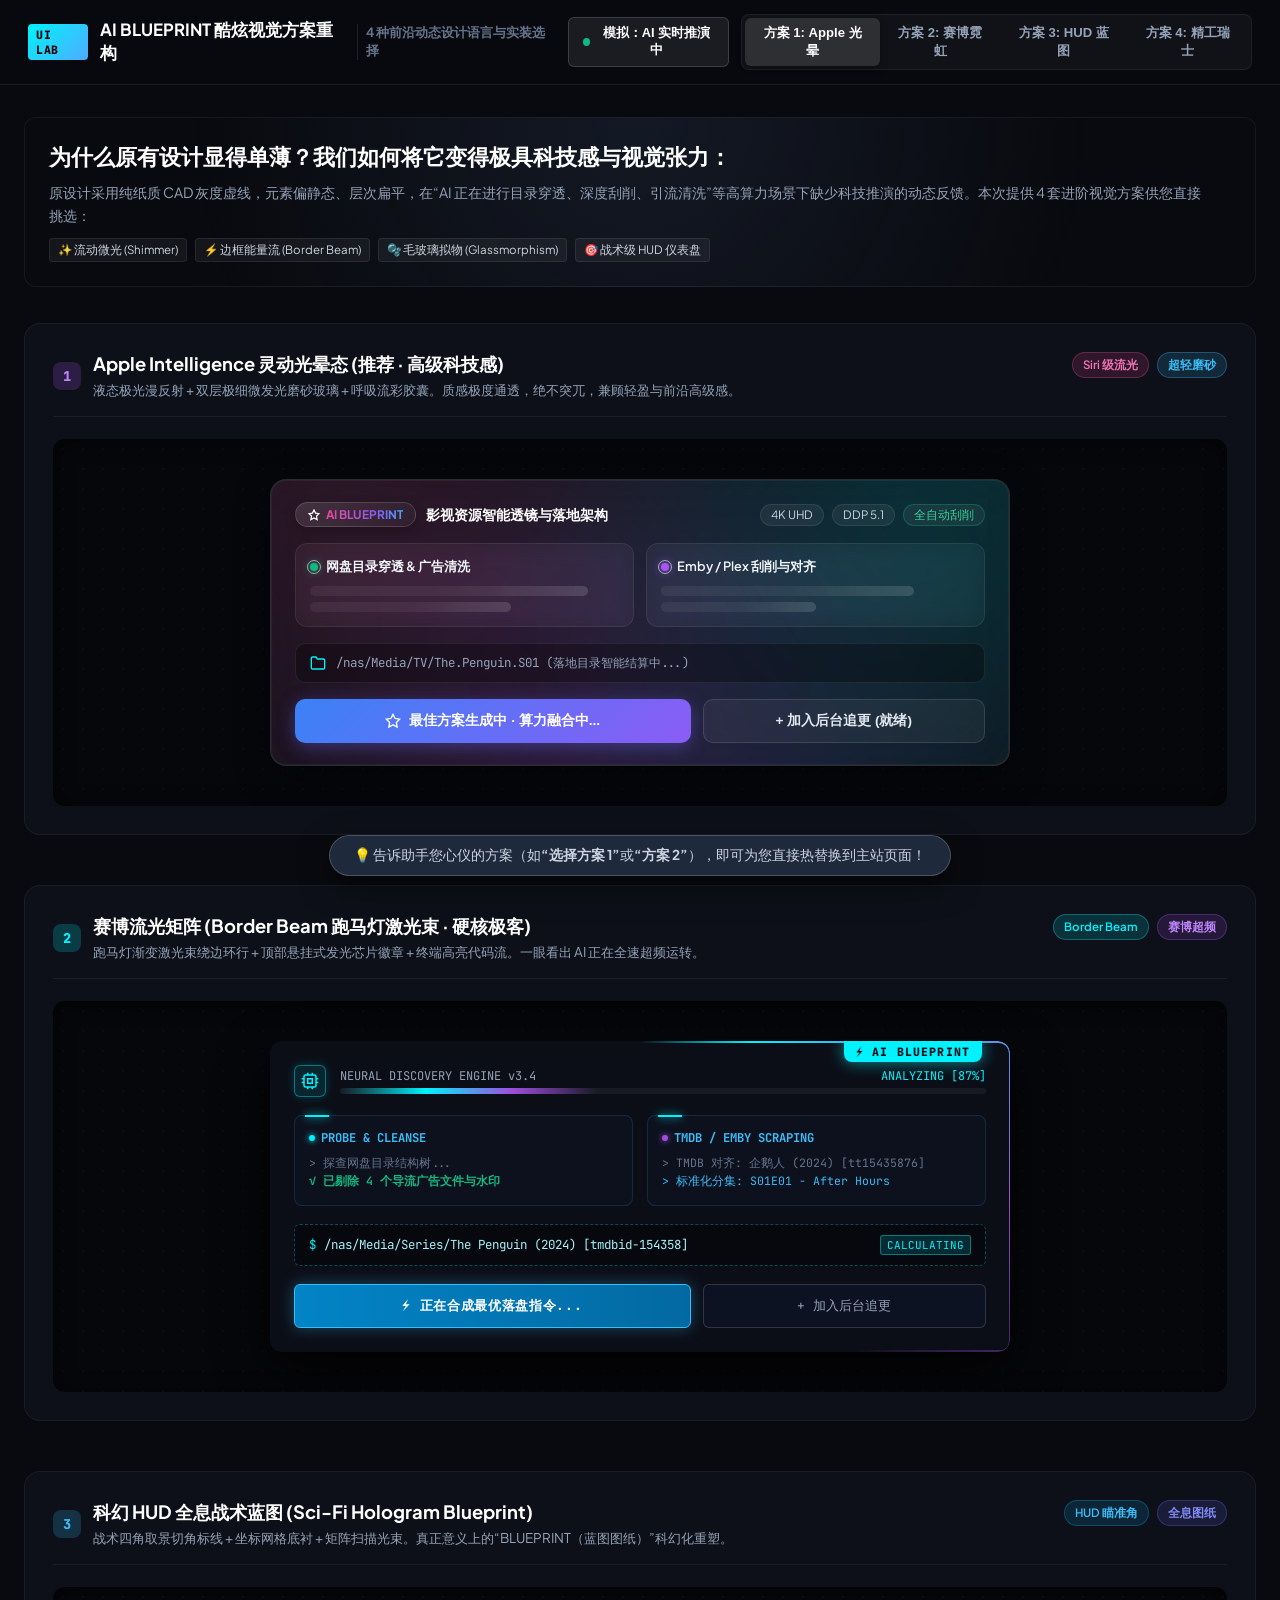
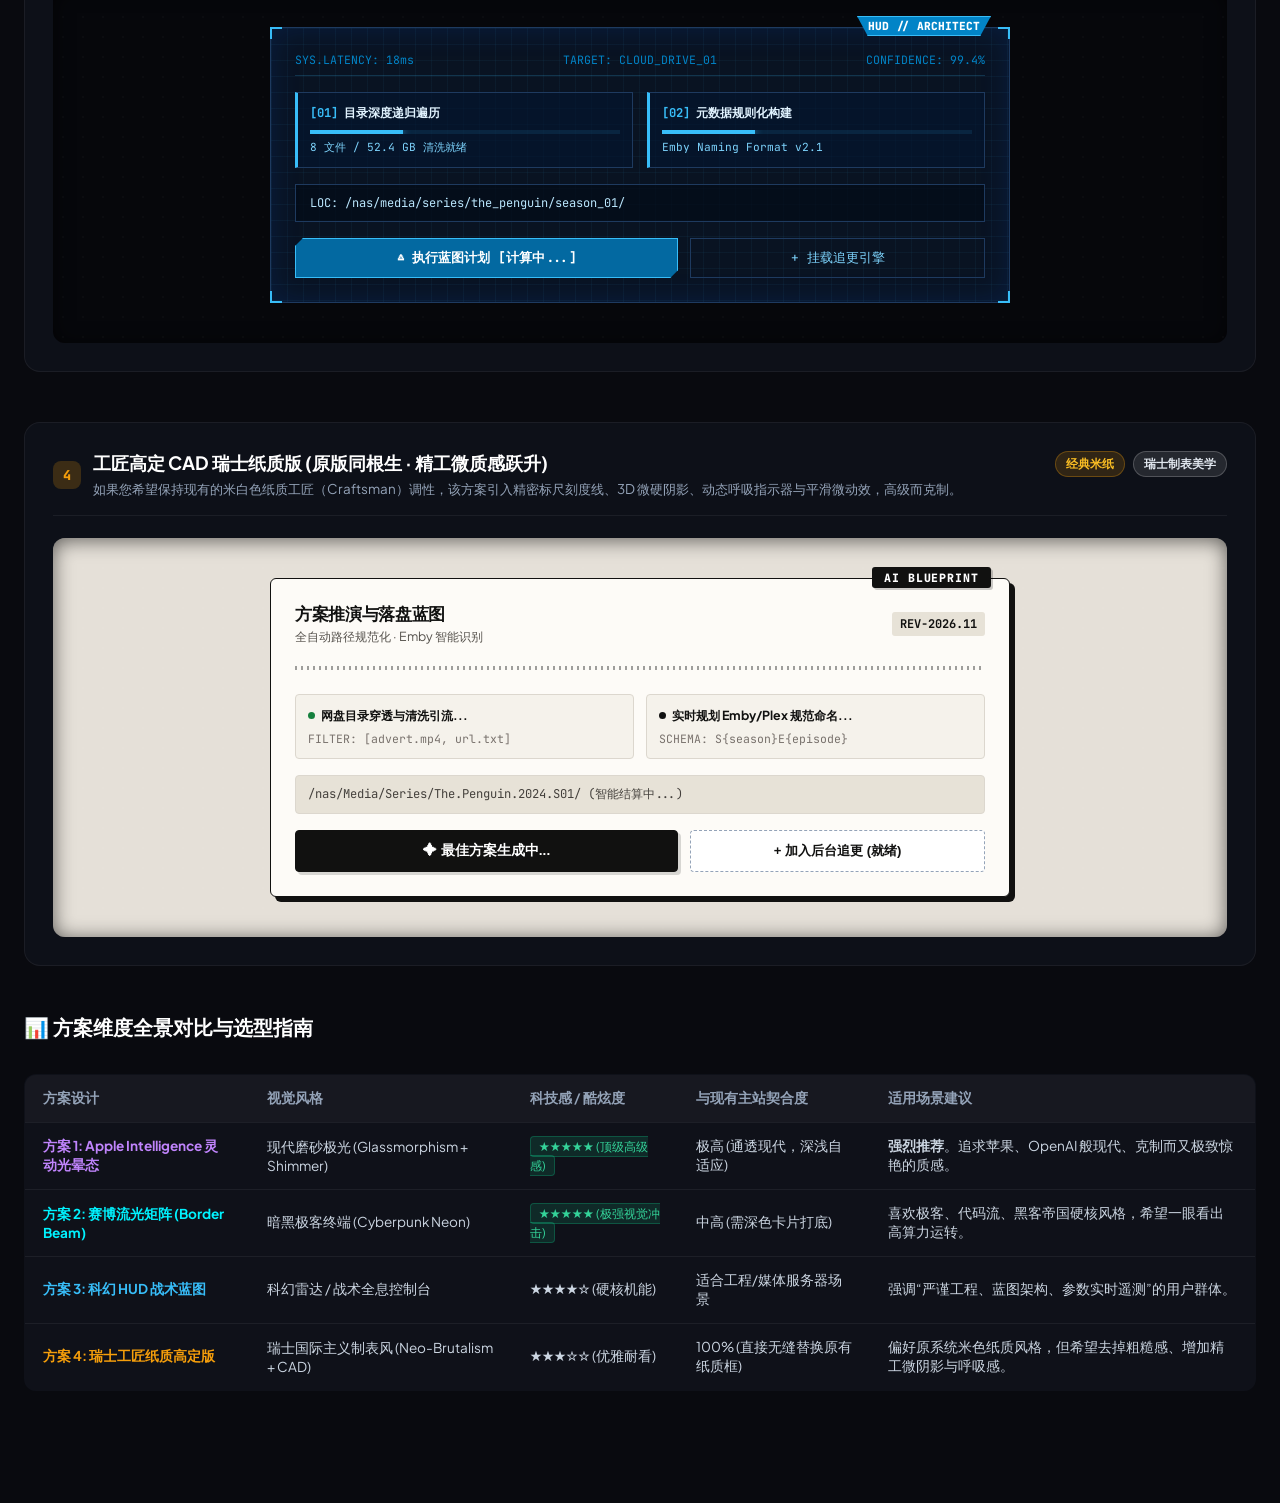
<file: app/static/demo-blueprint-styles.html>
<!DOCTYPE html>
<html lang="zh-CN">
<head>
  <meta charset="UTF-8">
  <meta name="viewport" content="width=device-width, initial-scale=1.0">
  <title>AI BLUEPRINT 酷炫改版方案演进与对比体验</title>
  <link rel="preconnect" href="https://fonts.googleapis.com">
  <link rel="preconnect" href="https://fonts.gstatic.com" crossorigin>
  <link href="https://fonts.googleapis.com/css2?family=JetBrains+Mono:wght@400;600;700;800&family=Plus+Jakarta+Sans:wght@400;500;600;700;800&family=Space+Grotesk:wght@500;700&display=swap" rel="stylesheet">
  <style>
    :root {
      --bg-dark: #090a0f;
      --card-bg-dark: #12151e;
      --accent-cyan: #00f2fe;
      --accent-purple: #9d4edd;
      --accent-emerald: #10b981;
      --accent-amber: #f59e0b;
      --accent-pink: #ec4899;
      --font-code: 'JetBrains Mono', monospace;
      --font-sans: 'Plus Jakarta Sans', -apple-system, BlinkMacSystemFont, "Segoe UI", Roboto, sans-serif;
    }

    * {
      box-sizing: border-box;
      margin: 0;
      padding: 0;
    }

    body {
      background: var(--bg-dark);
      color: #e2e8f0;
      font-family: var(--font-sans);
      min-height: 100vh;
      overflow-x: hidden;
      padding-bottom: 80px;
    }

    /* 顶部导航与控制条 */
    .top-header {
      position: sticky;
      top: 0;
      z-index: 100;
      backdrop-filter: blur(16px);
      -webkit-backdrop-filter: blur(16px);
      background: rgba(9, 10, 15, 0.85);
      border-bottom: 1px solid rgba(255, 255, 255, 0.08);
      padding: 14px 28px;
      display: flex;
      align-items: center;
      justify-content: space-between;
      gap: 16px;
    }

    .brand-group {
      display: flex;
      align-items: center;
      gap: 12px;
    }

    .brand-badge {
      background: linear-gradient(135deg, #00f2fe, #4facfe);
      color: #000;
      font-family: var(--font-code);
      font-weight: 800;
      font-size: 0.72rem;
      padding: 3px 8px;
      border-radius: 4px;
      letter-spacing: 0.05em;
    }

    .brand-title {
      font-size: 1.05rem;
      font-weight: 700;
      color: #fff;
      display: flex;
      align-items: center;
      gap: 8px;
    }

    .brand-subtitle {
      font-size: 0.8rem;
      color: #64748b;
      margin-left: 8px;
      padding-left: 8px;
      border-left: 1px solid rgba(255,255,255,0.1);
    }

    .header-controls {
      display: flex;
      align-items: center;
      gap: 12px;
    }

    .btn-toggle-state {
      background: rgba(255, 255, 255, 0.08);
      border: 1px solid rgba(255, 255, 255, 0.15);
      color: #fff;
      font-size: 0.8rem;
      font-weight: 600;
      padding: 7px 14px;
      border-radius: 6px;
      cursor: pointer;
      display: flex;
      align-items: center;
      gap: 8px;
      transition: all 0.2s ease;
    }

    .btn-toggle-state:hover {
      background: rgba(255, 255, 255, 0.14);
      border-color: rgba(255, 255, 255, 0.25);
    }

    .nav-scheme-tabs {
      display: flex;
      background: rgba(255, 255, 255, 0.04);
      padding: 3px;
      border-radius: 8px;
      border: 1px solid rgba(255, 255, 255, 0.06);
    }

    .tab-btn {
      background: transparent;
      border: none;
      color: #94a3b8;
      font-size: 0.82rem;
      font-weight: 600;
      padding: 6px 14px;
      border-radius: 6px;
      cursor: pointer;
      transition: all 0.2s;
    }

    .tab-btn.active {
      background: rgba(255, 255, 255, 0.12);
      color: #fff;
      box-shadow: 0 2px 8px rgba(0,0,0,0.3);
    }

    /* 页面容器 */
    .container {
      max-width: 1280px;
      margin: 0 auto;
      padding: 32px 24px;
    }

    /* 原始对比简析 Banner */
    .analysis-hero {
      background: radial-gradient(circle at top center, rgba(30, 41, 59, 0.5), transparent 70%);
      border: 1px solid rgba(255, 255, 255, 0.06);
      border-radius: 12px;
      padding: 24px;
      margin-bottom: 36px;
      display: grid;
      grid-template-columns: 1fr auto;
      align-items: center;
      gap: 24px;
    }

    .hero-text h1 {
      font-size: 1.4rem;
      font-weight: 800;
      color: #fff;
      margin-bottom: 8px;
    }

    .hero-text p {
      font-size: 0.88rem;
      color: #94a3b8;
      line-height: 1.6;
    }

    .hero-tags {
      display: flex;
      gap: 8px;
      margin-top: 12px;
    }

    .hero-tag {
      font-size: 0.72rem;
      background: rgba(255, 255, 255, 0.05);
      border: 1px solid rgba(255, 255, 255, 0.08);
      color: #cbd5e1;
      padding: 3px 8px;
      border-radius: 4px;
    }

    /* 方案展示栅格 */
    .schemes-grid {
      display: flex;
      flex-direction: column;
      gap: 50px;
    }

    .scheme-section {
      background: rgba(18, 21, 30, 0.6);
      border: 1px solid rgba(255, 255, 255, 0.06);
      border-radius: 16px;
      padding: 28px;
      position: relative;
    }

    .scheme-meta {
      display: flex;
      justify-content: space-between;
      align-items: flex-start;
      margin-bottom: 22px;
      padding-bottom: 16px;
      border-bottom: 1px solid rgba(255, 255, 255, 0.06);
    }

    .scheme-title-box {
      display: flex;
      align-items: center;
      gap: 12px;
    }

    .scheme-num {
      width: 28px;
      height: 28px;
      border-radius: 8px;
      display: flex;
      align-items: center;
      justify-content: center;
      font-family: var(--font-code);
      font-size: 0.85rem;
      font-weight: 800;
    }

    .scheme-title {
      font-size: 1.15rem;
      font-weight: 700;
      color: #fff;
    }

    .scheme-desc {
      font-size: 0.84rem;
      color: #94a3b8;
      margin-top: 4px;
    }

    .scheme-badges {
      display: flex;
      gap: 8px;
    }

    .scheme-badge {
      font-size: 0.72rem;
      font-weight: 600;
      padding: 4px 10px;
      border-radius: 20px;
    }

    /* 组件展示画布 */
    .preview-canvas {
      background: #06070b;
      border-radius: 12px;
      padding: 40px 24px;
      display: flex;
      justify-content: center;
      align-items: center;
      position: relative;
      overflow: hidden;
      box-shadow: inset 0 2px 20px rgba(0, 0, 0, 0.6);
    }

    /* 背景网格微效 */
    .preview-canvas::before {
      content: "";
      position: absolute;
      inset: 0;
      background-image: radial-gradient(rgba(255, 255, 255, 0.05) 1px, transparent 1px);
      background-size: 20px 20px;
      opacity: 0.4;
      pointer-events: none;
    }

    .blueprint-wrapper {
      width: 100%;
      max-width: 740px;
      position: relative;
      z-index: 2;
    }

    /* ==========================================================================
       【方案 1】Apple Intelligence 灵动光晕态 (流体极光 + 柔光磨砂玻璃)
       ========================================================================== */
    .scheme-apple {
      position: relative;
      border-radius: 16px;
      padding: 22px 24px;
      background: rgba(18, 20, 29, 0.65);
      backdrop-filter: blur(28px);
      -webkit-backdrop-filter: blur(28px);
      border: 1px solid rgba(255, 255, 255, 0.12);
      box-shadow: 
        0 12px 40px -10px rgba(0, 0, 0, 0.7),
        0 0 0 1px rgba(255, 255, 255, 0.05) inset;
      overflow: hidden;
      transition: all 0.4s ease;
    }

    /* 流动的 Apple Intelligence 彩虹光晕底纹 */
    .apple-aurora-glow {
      position: absolute;
      top: -50%;
      left: -50%;
      width: 200%;
      height: 200%;
      background: radial-gradient(circle at 30% 30%, rgba(236, 72, 153, 0.15), transparent 40%),
                  radial-gradient(circle at 70% 30%, rgba(0, 242, 254, 0.15), transparent 40%),
                  radial-gradient(circle at 50% 80%, rgba(168, 85, 247, 0.18), transparent 45%);
      filter: blur(40px);
      animation: auroraRotate 12s infinite alternate ease-in-out;
      pointer-events: none;
      z-index: 0;
    }

    @keyframes auroraRotate {
      0% { transform: rotate(0deg) scale(0.9); }
      100% { transform: rotate(180deg) scale(1.1); }
    }

    .apple-content {
      position: relative;
      z-index: 2;
      display: flex;
      flex-direction: column;
      gap: 16px;
    }

    /* 顶部光标胶囊 */
    .apple-top-row {
      display: flex;
      justify-content: space-between;
      align-items: center;
    }

    .apple-title-skel {
      display: flex;
      align-items: center;
      gap: 10px;
    }

    .apple-logo-badge {
      display: inline-flex;
      align-items: center;
      gap: 6px;
      background: linear-gradient(135deg, rgba(255, 255, 255, 0.12), rgba(255, 255, 255, 0.03));
      border: 1px solid rgba(255, 255, 255, 0.15);
      border-radius: 20px;
      padding: 4px 12px;
      font-size: 0.74rem;
      font-weight: 700;
      color: #fff;
      box-shadow: 0 4px 12px rgba(0,0,0,0.2);
    }

    .apple-logo-badge svg {
      animation: spinSlow 8s linear infinite;
    }

    @keyframes spinSlow {
      100% { transform: rotate(360deg); }
    }

    .apple-sparkle-text {
      background: linear-gradient(90deg, #ec4899, #8b5cf6, #00f2fe, #ec4899);
      background-size: 200% auto;
      -webkit-background-clip: text;
      -webkit-text-fill-color: transparent;
      animation: shimmerText 3s linear infinite;
      font-weight: 700;
    }

    @keyframes shimmerText {
      to { background-position: 200% center; }
    }

    .apple-specs-pills {
      display: flex;
      gap: 8px;
    }

    .apple-spec-pill {
      height: 22px;
      background: rgba(255, 255, 255, 0.06);
      border: 1px solid rgba(255, 255, 255, 0.08);
      border-radius: 12px;
      padding: 0 10px;
      font-size: 0.72rem;
      color: #cbd5e1;
      display: flex;
      align-items: center;
    }

    /* 中间卡片网格 */
    .apple-grid {
      display: grid;
      grid-template-columns: 1fr 1fr;
      gap: 12px;
    }

    .apple-card {
      background: rgba(255, 255, 255, 0.03);
      border: 1px solid rgba(255, 255, 255, 0.08);
      border-radius: 12px;
      padding: 14px;
      position: relative;
      overflow: hidden;
      backdrop-filter: blur(10px);
      transition: all 0.3s cubic-bezier(0.16, 1, 0.3, 1);
    }

    .apple-card:hover {
      border-color: rgba(255, 255, 255, 0.2);
      background: rgba(255, 255, 255, 0.05);
      transform: translateY(-2px);
    }

    .apple-card-header {
      display: flex;
      align-items: center;
      gap: 8px;
      font-size: 0.8rem;
      font-weight: 600;
      color: #f1f5f9;
      margin-bottom: 10px;
    }

    .apple-dot {
      width: 8px;
      height: 8px;
      border-radius: 50%;
      position: relative;
    }

    .apple-dot.green {
      background: #10b981;
      box-shadow: 0 0 10px #10b981;
    }

    .apple-dot.purple {
      background: #a855f7;
      box-shadow: 0 0 10px #a855f7;
    }

    .apple-dot::after {
      content: '';
      position: absolute;
      inset: -3px;
      border-radius: 50%;
      border: 1px solid currentColor;
      opacity: 0.6;
      animation: ripple 1.8s infinite ease-out;
    }

    @keyframes ripple {
      0% { transform: scale(1); opacity: 0.8; }
      100% { transform: scale(2.4); opacity: 0; }
    }

    .apple-skeleton-lines {
      display: flex;
      flex-direction: column;
      gap: 6px;
    }

    .apple-line {
      height: 10px;
      border-radius: 6px;
      background: linear-gradient(90deg, rgba(255,255,255,0.06) 25%, rgba(255,255,255,0.14) 50%, rgba(255,255,255,0.06) 75%);
      background-size: 200% 100%;
      animation: shimmerBar 1.8s infinite;
    }

    @keyframes shimmerBar {
      0% { background-position: 200% 0; }
      100% { background-position: -200% 0; }
    }

    /* 路径框 */
    .apple-path-bar {
      background: rgba(0, 0, 0, 0.3);
      border: 1px solid rgba(255, 255, 255, 0.08);
      border-radius: 10px;
      padding: 10px 14px;
      display: flex;
      align-items: center;
      gap: 10px;
      font-family: var(--font-code);
      font-size: 0.78rem;
      color: #94a3b8;
    }

    .apple-path-icon {
      color: #00f2fe;
    }

    /* 底部按钮栏 */
    .apple-btn-group {
      display: grid;
      grid-template-columns: 1.4fr 1fr;
      gap: 12px;
    }

    .apple-btn-primary {
      background: linear-gradient(135deg, #3b82f6, #8b5cf6);
      color: #fff;
      border: none;
      height: 44px;
      border-radius: 10px;
      font-size: 0.85rem;
      font-weight: 700;
      display: flex;
      align-items: center;
      justify-content: center;
      gap: 8px;
      cursor: pointer;
      box-shadow: 0 4px 18px rgba(99, 102, 241, 0.4);
      position: relative;
      overflow: hidden;
      transition: all 0.3s;
    }

    .apple-btn-primary:hover {
      box-shadow: 0 6px 24px rgba(99, 102, 241, 0.6);
      transform: translateY(-1px);
    }

    .apple-btn-secondary {
      background: rgba(255, 255, 255, 0.05);
      border: 1px solid rgba(255, 255, 255, 0.12);
      color: #e2e8f0;
      height: 44px;
      border-radius: 10px;
      font-size: 0.85rem;
      font-weight: 600;
      display: flex;
      align-items: center;
      justify-content: center;
      cursor: pointer;
      transition: all 0.2s;
    }

    .apple-btn-secondary:hover {
      background: rgba(255, 255, 255, 0.1);
      border-color: rgba(255, 255, 255, 0.2);
    }


    /* ==========================================================================
       【方案 2】赛博霓虹激光矩阵 (Border Beam 流光跑马灯 + 暗黑终端脉冲)
       ========================================================================== */
    .scheme-cyber {
      position: relative;
      background: #0b0e17;
      border-radius: 12px;
      padding: 24px;
      box-shadow: 0 20px 50px rgba(0, 0, 0, 0.8);
      overflow: hidden;
    }

    /* 炫酷 Border-Beam 跑马灯旋转边框 */
    .cyber-border-beam {
      position: absolute;
      inset: 0;
      border-radius: 12px;
      padding: 1.5px;
      background: conic-gradient(from var(--angle), transparent 0%, #00f2fe 10%, #9d4edd 25%, transparent 35%);
      -webkit-mask: linear-gradient(#fff 0 0) content-box, linear-gradient(#fff 0 0);
      -webkit-mask-composite: xor;
      mask-composite: exclude;
      pointer-events: none;
      animation: rotateBorder 4s linear infinite;
    }

    @property --angle {
      syntax: '<angle>';
      initial-value: 0deg;
      inherits: false;
    }

    @keyframes rotateBorder {
      to { --angle: 360deg; }
    }

    .cyber-badge {
      position: absolute;
      top: 0;
      right: 28px;
      background: #00f2fe;
      color: #0b0e17;
      font-family: var(--font-code);
      font-size: 0.72rem;
      font-weight: 800;
      padding: 3px 12px;
      border-radius: 0 0 8px 8px;
      letter-spacing: 0.1em;
      box-shadow: 0 0 16px rgba(0, 242, 254, 0.6);
      z-index: 5;
    }

    .cyber-grid-layout {
      display: flex;
      flex-direction: column;
      gap: 18px;
      position: relative;
      z-index: 2;
    }

    /* 顶部流线 */
    .cyber-header-row {
      display: flex;
      align-items: center;
      gap: 14px;
    }

    .cyber-chip-icon {
      width: 32px;
      height: 32px;
      border-radius: 6px;
      background: rgba(0, 242, 254, 0.1);
      border: 1px solid rgba(0, 242, 254, 0.4);
      display: flex;
      align-items: center;
      justify-content: center;
      color: #00f2fe;
      box-shadow: 0 0 10px rgba(0, 242, 254, 0.2);
    }

    .cyber-pulse-bar {
      flex: 1;
      height: 6px;
      background: rgba(255, 255, 255, 0.05);
      border-radius: 3px;
      position: relative;
      overflow: hidden;
    }

    .cyber-pulse-bar::after {
      content: '';
      position: absolute;
      top: 0;
      left: 0;
      width: 40%;
      height: 100%;
      background: linear-gradient(90deg, transparent, #00f2fe, #9d4edd, transparent);
      animation: cyberSweep 2s infinite ease-in-out;
    }

    @keyframes cyberSweep {
      0% { transform: translateX(-100%); }
      100% { transform: translateX(300%); }
    }

    /* 左右分栏 */
    .cyber-columns {
      display: grid;
      grid-template-columns: 1fr 1fr;
      gap: 14px;
    }

    .cyber-panel {
      background: rgba(16, 21, 35, 0.6);
      border: 1px solid rgba(56, 189, 248, 0.15);
      border-radius: 8px;
      padding: 14px;
      position: relative;
    }

    .cyber-panel::before {
      content: '';
      position: absolute;
      top: -1px;
      left: 10px;
      width: 24px;
      height: 2px;
      background: #00f2fe;
      box-shadow: 0 0 8px #00f2fe;
    }

    .cyber-panel-title {
      font-size: 0.76rem;
      font-weight: 700;
      font-family: var(--font-code);
      color: #38bdf8;
      display: flex;
      align-items: center;
      gap: 6px;
      margin-bottom: 8px;
    }

    .cyber-stream-log {
      font-family: var(--font-code);
      font-size: 0.72rem;
      color: #64748b;
      line-height: 1.6;
    }

    .cyber-stream-highlight {
      color: #10b981;
      font-weight: 600;
    }

    /* 路径框 */
    .cyber-terminal-box {
      background: #06080d;
      border: 1px dashed rgba(0, 242, 254, 0.3);
      border-radius: 6px;
      padding: 10px 14px;
      font-family: var(--font-code);
      font-size: 0.78rem;
      color: #a5f3fc;
      display: flex;
      align-items: center;
      justify-content: space-between;
    }

    .cyber-calc-tag {
      font-size: 0.68rem;
      background: rgba(0, 242, 254, 0.15);
      border: 1px solid rgba(0, 242, 254, 0.4);
      color: #00f2fe;
      padding: 2px 6px;
      border-radius: 3px;
      animation: blinkText 1.5s infinite;
    }

    @keyframes blinkText {
      50% { opacity: 0.4; }
    }

    /* 按钮组 */
    .cyber-btns {
      display: grid;
      grid-template-columns: 1.4fr 1fr;
      gap: 12px;
    }

    .cyber-btn-main {
      background: linear-gradient(90deg, #0284c7, #0369a1);
      border: 1px solid #38bdf8;
      color: #ffffff;
      height: 44px;
      border-radius: 6px;
      font-family: var(--font-code);
      font-size: 0.82rem;
      font-weight: 700;
      letter-spacing: 0.05em;
      display: flex;
      align-items: center;
      justify-content: center;
      gap: 8px;
      box-shadow: 0 0 16px rgba(56, 189, 248, 0.35);
      cursor: pointer;
      position: relative;
      overflow: hidden;
    }

    .cyber-btn-main::after {
      content: '';
      position: absolute;
      top: 0; left: -100%; width: 50%; height: 100%;
      background: linear-gradient(90deg, transparent, rgba(255,255,255,0.4), transparent);
      transform: skewX(-20deg);
      animation: btnGlint 3s infinite;
    }

    @keyframes btnGlint {
      100% { left: 200%; }
    }

    .cyber-btn-sec {
      background: rgba(15, 23, 42, 0.6);
      border: 1px solid rgba(255, 255, 255, 0.15);
      color: #94a3b8;
      height: 44px;
      border-radius: 6px;
      font-family: var(--font-code);
      font-size: 0.8rem;
      display: flex;
      align-items: center;
      justify-content: center;
      cursor: pointer;
    }


    /* ==========================================================================
       【方案 3】科幻 HUD 战术蓝图 (Sci-Fi Holographic CAD Blueprint)
       ========================================================================== */
    .scheme-hud {
      position: relative;
      background: #091322;
      border: 1px solid #1e3a5f;
      border-radius: 4px;
      padding: 24px;
      box-shadow: inset 0 0 30px rgba(0, 102, 255, 0.15);
    }

    /* 四个角的 HUD 战术瞄准切角 */
    .hud-corner {
      position: absolute;
      width: 12px;
      height: 12px;
      border-color: #38bdf8;
      pointer-events: none;
    }

    .hud-c-tl { top: -1px; left: -1px; border-top: 2px solid #38bdf8; border-left: 2px solid #38bdf8; }
    .hud-c-tr { top: -1px; right: -1px; border-top: 2px solid #38bdf8; border-right: 2px solid #38bdf8; }
    .hud-c-bl { bottom: -1px; left: -1px; border-bottom: 2px solid #38bdf8; border-left: 2px solid #38bdf8; }
    .hud-c-br { bottom: -1px; right: -1px; border-bottom: 2px solid #38bdf8; border-right: 2px solid #38bdf8; }

    .hud-grid-bg {
      position: absolute;
      inset: 0;
      background-image: 
        linear-gradient(to right, rgba(56, 189, 248, 0.05) 1px, transparent 1px),
        linear-gradient(to bottom, rgba(56, 189, 248, 0.05) 1px, transparent 1px);
      background-size: 16px 16px;
      pointer-events: none;
    }

    .hud-badge {
      position: absolute;
      top: -12px;
      right: 18px;
      background: #0284c7;
      color: #fff;
      font-family: var(--font-code);
      font-size: 0.7rem;
      font-weight: 800;
      padding: 2px 10px;
      border: 1px solid #38bdf8;
      clip-path: polygon(0 0, 100% 0, 92% 100%, 8% 100%);
    }

    .hud-body {
      position: relative;
      z-index: 2;
      display: flex;
      flex-direction: column;
      gap: 16px;
    }

    .hud-header-meta {
      display: flex;
      justify-content: space-between;
      align-items: center;
      font-family: var(--font-code);
      font-size: 0.72rem;
      color: #0284c7;
      border-bottom: 1px solid rgba(56, 189, 248, 0.2);
      padding-bottom: 8px;
    }

    .hud-status-stream {
      display: grid;
      grid-template-columns: 1fr 1fr;
      gap: 14px;
    }

    .hud-box {
      background: rgba(2, 20, 48, 0.6);
      border: 1px solid #1e3a5f;
      border-left: 3px solid #38bdf8;
      padding: 12px;
    }

    .hud-box-title {
      font-family: var(--font-code);
      font-size: 0.76rem;
      font-weight: 700;
      color: #e0f2fe;
      display: flex;
      align-items: center;
      gap: 6px;
    }

    .hud-scanline {
      height: 4px;
      background: rgba(56, 189, 248, 0.1);
      margin-top: 8px;
      position: relative;
      overflow: hidden;
    }

    .hud-scanline::after {
      content: '';
      position: absolute;
      top: 0; left: 0; width: 30%; height: 100%;
      background: #38bdf8;
      box-shadow: 0 0 8px #38bdf8;
      animation: scanSweep 1.5s infinite ease-in-out;
    }

    @keyframes scanSweep {
      0% { left: -30%; }
      100% { left: 100%; }
    }

    .hud-actions {
      display: grid;
      grid-template-columns: 1.3fr 1fr;
      gap: 12px;
    }

    .hud-btn-prime {
      background: #0369a1;
      border: 1px solid #38bdf8;
      color: #fff;
      font-family: var(--font-code);
      font-size: 0.82rem;
      font-weight: 700;
      height: 40px;
      display: flex;
      align-items: center;
      justify-content: center;
      gap: 8px;
      cursor: pointer;
      clip-path: polygon(8px 0, 100% 0, 100% calc(100% - 8px), calc(100% - 8px) 100%, 0 100%, 0 8px);
    }

    .hud-btn-sub {
      background: transparent;
      border: 1px solid #1e3a5f;
      color: #7dd3fc;
      font-family: var(--font-code);
      font-size: 0.8rem;
      height: 40px;
      display: flex;
      align-items: center;
      justify-content: center;
      cursor: pointer;
    }


    /* ==========================================================================
       【方案 4】工匠瑞士高定 CAD 进阶版 (保持原生米纸底色，升级精密动态微质感)
       ========================================================================== */
    .scheme-craft {
      position: relative;
      background: #fdfbf7;
      border: 1.5px solid #111110;
      border-radius: 6px;
      padding: 24px;
      color: #111110;
      box-shadow: 5px 5px 0px #111110;
    }

    .craft-badge {
      position: absolute;
      top: -12px;
      right: 18px;
      background: #111110;
      color: #fff;
      font-family: var(--font-code);
      font-size: 0.72rem;
      font-weight: 800;
      padding: 3px 12px;
      border-radius: 3px;
      letter-spacing: 0.08em;
      box-shadow: 2px 2px 0px rgba(0,0,0,0.2);
    }

    .craft-inner {
      display: flex;
      flex-direction: column;
      gap: 16px;
    }

    .craft-top {
      display: flex;
      justify-content: space-between;
      align-items: center;
    }

    .craft-title {
      font-size: 1.05rem;
      font-weight: 800;
      letter-spacing: -0.02em;
    }

    .craft-ruler-bar {
      height: 4px;
      background: repeating-linear-gradient(90deg, #111 0px, #111 2px, transparent 2px, transparent 6px);
      opacity: 0.4;
      margin: 4px 0 8px;
    }

    .craft-grid-2 {
      display: grid;
      grid-template-columns: 1fr 1fr;
      gap: 12px;
    }

    .craft-box {
      background: #f5f2eb;
      border: 1px solid #dcd7ce;
      border-radius: 4px;
      padding: 12px;
    }

    .craft-dot-pulse {
      display: inline-block;
      width: 7px;
      height: 7px;
      background: #15803d;
      border-radius: 50%;
      animation: pulseCraft 1.2s infinite;
    }

    @keyframes pulseCraft {
      0%, 100% { transform: scale(1); opacity: 1; }
      50% { transform: scale(1.4); opacity: 0.6; }
    }

    .craft-btn-row {
      display: grid;
      grid-template-columns: 1.3fr 1fr;
      gap: 12px;
    }

    .craft-btn-prime {
      background: #111110;
      color: #fff;
      border: 1.5px solid #111110;
      height: 42px;
      border-radius: 4px;
      font-weight: 700;
      font-size: 0.85rem;
      display: flex;
      align-items: center;
      justify-content: center;
      gap: 8px;
      cursor: pointer;
      box-shadow: 3px 3px 0px rgba(0,0,0,0.15);
      transition: all 0.15s;
    }

    .craft-btn-prime:hover {
      transform: translate(-1px, -1px);
      box-shadow: 4px 4px 0px rgba(0,0,0,0.2);
    }

    .craft-btn-sec {
      background: #fff;
      color: #111110;
      border: 1.5px dashed #94a3b8;
      height: 42px;
      border-radius: 4px;
      font-weight: 700;
      font-size: 0.82rem;
      display: flex;
      align-items: center;
      justify-content: center;
      cursor: pointer;
    }

    /* 方案横向对比参数表 */
    .compare-table {
      width: 100%;
      border-collapse: collapse;
      margin-top: 32px;
      background: rgba(18, 21, 30, 0.7);
      border-radius: 12px;
      overflow: hidden;
      border: 1px solid rgba(255, 255, 255, 0.08);
    }

    .compare-table th, .compare-table td {
      padding: 14px 18px;
      text-align: left;
      font-size: 0.85rem;
      border-bottom: 1px solid rgba(255, 255, 255, 0.06);
    }

    .compare-table th {
      background: rgba(255, 255, 255, 0.03);
      color: #94a3b8;
      font-weight: 600;
    }

    .compare-table td {
      color: #cbd5e1;
    }

    .badge-highlight {
      background: rgba(16, 185, 129, 0.15);
      color: #34d399;
      border: 1px solid rgba(16, 185, 129, 0.3);
      padding: 2px 8px;
      border-radius: 4px;
      font-size: 0.75rem;
    }

    /* 浮动选定条 */
    .selection-toast {
      position: fixed;
      bottom: 24px;
      left: 50%;
      transform: translateX(-50%);
      background: #1e293b;
      border: 1px solid rgba(255, 255, 255, 0.2);
      box-shadow: 0 10px 30px rgba(0,0,0,0.5);
      border-radius: 30px;
      padding: 10px 24px;
      display: flex;
      align-items: center;
      gap: 16px;
      z-index: 1000;
    }
  </style>
</head>
<body>

  <!-- 顶部控制条 -->
  <header class="top-header">
    <div class="brand-group">
      <span class="brand-badge">UI LAB</span>
      <div class="brand-title">
        <span>AI BLUEPRINT 酷炫视觉方案重构</span>
        <span class="brand-subtitle">4 种前沿动态设计语言与实装选择</span>
      </div>
    </div>

    <div class="header-controls">
      <button class="btn-toggle-state" id="btn-toggle-state" onclick="toggleSimState()">
        <span id="state-indicator" style="display:inline-block;width:8px;height:8px;border-radius:50%;background:#10b981;"></span>
        <span id="state-text">模拟：AI 实时推演中</span>
      </button>

      <div class="nav-scheme-tabs">
        <button class="tab-btn active" onclick="scrollToScheme('scheme-1')">方案 1: Apple 光晕</button>
        <button class="tab-btn" onclick="scrollToScheme('scheme-2')">方案 2: 赛博霓虹</button>
        <button class="tab-btn" onclick="scrollToScheme('scheme-3')">方案 3: HUD 蓝图</button>
        <button class="tab-btn" onclick="scrollToScheme('scheme-4')">方案 4: 精工瑞士</button>
      </div>
    </div>
  </header>

  <div class="container">
    <!-- 分析与升级方向简述 -->
    <div class="analysis-hero">
      <div class="hero-text">
        <h1>为什么原有设计显得单薄？我们如何将它变得极具科技感与视觉张力：</h1>
        <p>原设计采用纯纸质 CAD 灰度虚线，元素偏静态、层次扁平，在“AI 正在进行目录穿透、深度刮削、引流清洗”等高算力场景下缺少科技推演的动态反馈。本次提供 4 套进阶视觉方案供您直接挑选：</p>
        <div class="hero-tags">
          <span class="hero-tag">✨ 流动微光 (Shimmer)</span>
          <span class="hero-tag">⚡ 边框能量流 (Border Beam)</span>
          <span class="hero-tag">🫧 毛玻璃拟物 (Glassmorphism)</span>
          <span class="hero-tag">🎯 战术级 HUD 仪表盘</span>
        </div>
      </div>
    </div>

    <div class="schemes-grid">

      <!-- ================= 方案 1 ================= -->
      <section class="scheme-section" id="scheme-1">
        <div class="scheme-meta">
          <div>
            <div class="scheme-title-box">
              <div class="scheme-num" style="background: rgba(168, 85, 247, 0.2); color: #c084fc;">1</div>
              <div>
                <h2 class="scheme-title">Apple Intelligence 灵动光晕态 (推荐 · 高级科技感)</h2>
                <div class="scheme-desc">液态极光漫反射 + 双层极细微发光磨砂玻璃 + 呼吸流彩胶囊。质感极度通透，绝不突兀，兼顾轻盈与前沿高级感。</div>
              </div>
            </div>
          </div>
          <div class="scheme-badges">
            <span class="scheme-badge" style="background: rgba(236,72,153,0.15); color: #f472b6; border: 1px solid rgba(236,72,153,0.3);">Siri 级流光</span>
            <span class="scheme-badge" style="background: rgba(56,189,248,0.15); color: #38bdf8; border: 1px solid rgba(56,189,248,0.3);">超轻磨砂</span>
          </div>
        </div>

        <div class="preview-canvas">
          <div class="blueprint-wrapper">
            <div class="scheme-apple">
              <div class="apple-aurora-glow"></div>
              
              <div class="apple-content">
                <!-- 顶栏状态 -->
                <div class="apple-top-row">
                  <div class="apple-title-skel">
                    <span class="apple-logo-badge">
                      <svg width="12" height="12" viewBox="0 0 24 24" fill="none" stroke="currentColor" stroke-width="2.5"><polygon points="12 2 15.09 8.26 22 9.27 17 14.14 18.18 21.02 12 17.77 5.82 21.02 7 14.14 2 9.27 8.91 8.26 12 2"/></svg>
                      <span class="apple-sparkle-text">AI BLUEPRINT</span>
                    </span>
                    <span style="font-size: 0.88rem; font-weight: 700; color: #fff;">影视资源智能透镜与落地架构</span>
                  </div>
                  <div class="apple-specs-pills">
                    <span class="apple-spec-pill">4K UHD</span>
                    <span class="apple-spec-pill">DDP 5.1</span>
                    <span class="apple-spec-pill" style="color: #34d399; border-color: rgba(16,185,129,0.3);">全自动刮削</span>
                  </div>
                </div>

                <!-- 两个半透明计算卡片 -->
                <div class="apple-grid">
                  <div class="apple-card">
                    <div class="apple-card-header">
                      <span class="apple-dot green"></span>
                      <span>网盘目录穿透 & 广告清洗</span>
                    </div>
                    <div class="apple-skeleton-lines">
                      <div class="apple-line" style="width: 90%;"></div>
                      <div class="apple-line" style="width: 65%;"></div>
                    </div>
                  </div>

                  <div class="apple-card">
                    <div class="apple-card-header">
                      <span class="apple-dot purple"></span>
                      <span>Emby / Plex 刮削与对齐</span>
                    </div>
                    <div class="apple-skeleton-lines">
                      <div class="apple-line" style="width: 82%;"></div>
                      <div class="apple-line" style="width: 50%;"></div>
                    </div>
                  </div>
                </div>

                <!-- 落地路径条 -->
                <div class="apple-path-bar">
                  <svg class="apple-path-icon" width="16" height="16" viewBox="0 0 24 24" fill="none" stroke="currentColor" stroke-width="2"><path d="M22 19a2 2 0 0 1-2 2H4a2 2 0 0 1-2-2V5a2 2 0 0 1 2-2h5l2 3h9a2 2 0 0 1 2 2z"/></svg>
                  <span>/nas/Media/TV/The.Penguin.S01 (落地目录智能结算中...)</span>
                </div>

                <!-- 操作按钮 -->
                <div class="apple-btn-group">
                  <button class="apple-btn-primary">
                    <svg width="16" height="16" viewBox="0 0 24 24" fill="none" stroke="currentColor" stroke-width="2"><polygon points="12 2 15.09 8.26 22 9.27 17 14.14 18.18 21.02 12 17.77 5.82 21.02 7 14.14 2 9.27 8.91 8.26 12 2"/></svg>
                    <span>最佳方案生成中 · 算力融合中...</span>
                  </button>
                  <button class="apple-btn-secondary">+ 加入后台追更 (就绪)</button>
                </div>
              </div>
            </div>
          </div>
        </div>
      </section>


      <!-- ================= 方案 2 ================= -->
      <section class="scheme-section" id="scheme-2">
        <div class="scheme-meta">
          <div>
            <div class="scheme-title-box">
              <div class="scheme-num" style="background: rgba(0, 242, 254, 0.2); color: #00f2fe;">2</div>
              <div>
                <h2 class="scheme-title">赛博流光矩阵 (Border Beam 跑马灯激光束 · 硬核极客)</h2>
                <div class="scheme-desc">跑马灯渐变激光束绕边环行 + 顶部悬挂式发光芯片徽章 + 终端高亮代码流。一眼看出 AI 正在全速超频运转。</div>
              </div>
            </div>
          </div>
          <div class="scheme-badges">
            <span class="scheme-badge" style="background: rgba(0,242,254,0.15); color: #00f2fe; border: 1px solid rgba(0,242,254,0.3);">Border Beam</span>
            <span class="scheme-badge" style="background: rgba(168,85,247,0.15); color: #c084fc; border: 1px solid rgba(168,85,247,0.3);">赛博超频</span>
          </div>
        </div>

        <div class="preview-canvas">
          <div class="blueprint-wrapper">
            <div class="scheme-cyber">
              <div class="cyber-border-beam"></div>
              <span class="cyber-badge">⚡ AI BLUEPRINT</span>

              <div class="cyber-grid-layout">
                <!-- 顶部扫描流 -->
                <div class="cyber-header-row">
                  <div class="cyber-chip-icon">
                    <svg width="18" height="18" viewBox="0 0 24 24" fill="none" stroke="currentColor" stroke-width="2"><rect x="4" y="4" width="16" height="16" rx="2"/><rect x="9" y="9" width="6" height="6"/><line x1="9" y1="1" x2="9" y2="4"/><line x1="15" y1="1" x2="15" y2="4"/><line x1="9" y1="20" x2="9" y2="23"/><line x1="15" y1="20" x2="15" y2="23"/><line x1="20" y1="9" x2="23" y2="9"/><line x1="20" y1="14" x2="23" y2="14"/><line x1="1" y1="9" x2="4" y2="9"/><line x1="1" y1="14" x2="4" y2="14"/></svg>
                  </div>
                  <div style="flex: 1;">
                    <div style="display:flex;justify-content:space-between;font-size:0.75rem;font-family:var(--font-code);color:#94a3b8;margin-bottom:4px;">
                      <span>NEURAL DISCOVERY ENGINE v3.4</span>
                      <span style="color:#00f2fe;">ANALYZING [87%]</span>
                    </div>
                    <div class="cyber-pulse-bar"></div>
                  </div>
                </div>

                <!-- 两个硬核流控制台 -->
                <div class="cyber-columns">
                  <div class="cyber-panel">
                    <div class="cyber-panel-title">
                      <span style="display:inline-block;width:6px;height:6px;border-radius:50%;background:#00f2fe;box-shadow:0 0 6px #00f2fe;"></span>
                      PROBE & CLEANSE
                    </div>
                    <div class="cyber-stream-log">
                      <div>> 探查网盘目录结构树...</div>
                      <div class="cyber-stream-highlight">√ 已剔除 4 个导流广告文件与水印</div>
                    </div>
                  </div>

                  <div class="cyber-panel">
                    <div class="cyber-panel-title">
                      <span style="display:inline-block;width:6px;height:6px;border-radius:50%;background:#9d4edd;box-shadow:0 0 6px #9d4edd;"></span>
                      TMDB / EMBY SCRAPING
                    </div>
                    <div class="cyber-stream-log">
                      <div>> TMDB 对齐: 企鹅人 (2024) [tt15435876]</div>
                      <div style="color:#38bdf8;">> 标准化分集: S01E01 - After Hours</div>
                    </div>
                  </div>
                </div>

                <!-- 路径条 -->
                <div class="cyber-terminal-box">
                  <div style="display:flex;align-items:center;gap:8px;">
                    <span style="color:#00f2fe;">$</span>
                    <span>/nas/Media/Series/The Penguin (2024) [tmdbid-154358]</span>
                  </div>
                  <span class="cyber-calc-tag">CALCULATING</span>
                </div>

                <!-- 按钮 -->
                <div class="cyber-btns">
                  <button class="cyber-btn-main">
                    <span>⚡ 正在合成最优落盘指令...</span>
                  </button>
                  <button class="cyber-btn-sec">+ 加入后台追更</button>
                </div>
              </div>
            </div>
          </div>
        </div>
      </section>


      <!-- ================= 方案 3 ================= -->
      <section class="scheme-section" id="scheme-3">
        <div class="scheme-meta">
          <div>
            <div class="scheme-title-box">
              <div class="scheme-num" style="background: rgba(56, 189, 248, 0.2); color: #38bdf8;">3</div>
              <div>
                <h2 class="scheme-title">科幻 HUD 全息战术蓝图 (Sci-Fi Hologram Blueprint)</h2>
                <div class="scheme-desc">战术四角取景切角标线 + 坐标网格底衬 + 矩阵扫描光束。真正意义上的“BLUEPRINT（蓝图图纸）”科幻化重塑。</div>
              </div>
            </div>
          </div>
          <div class="scheme-badges">
            <span class="scheme-badge" style="background: rgba(14,165,233,0.15); color: #38bdf8; border: 1px solid rgba(14,165,233,0.3);">HUD 瞄准角</span>
            <span class="scheme-badge" style="background: rgba(99,102,241,0.15); color: #818cf8; border: 1px solid rgba(99,102,241,0.3);">全息图纸</span>
          </div>
        </div>

        <div class="preview-canvas">
          <div class="blueprint-wrapper">
            <div class="scheme-hud">
              <!-- HUD 切角 -->
              <div class="hud-corner hud-c-tl"></div>
              <div class="hud-corner hud-c-tr"></div>
              <div class="hud-corner hud-c-bl"></div>
              <div class="hud-corner hud-c-br"></div>
              <div class="hud-grid-bg"></div>

              <span class="hud-badge">HUD // ARCHITECT</span>

              <div class="hud-body">
                <div class="hud-header-meta">
                  <span>SYS.LATENCY: 18ms</span>
                  <span>TARGET: CLOUD_DRIVE_01</span>
                  <span>CONFIDENCE: 99.4%</span>
                </div>

                <div class="hud-status-stream">
                  <div class="hud-box">
                    <div class="hud-box-title">
                      <span style="color:#38bdf8;">[01]</span>
                      <span>目录深度递归遍历</span>
                    </div>
                    <div class="hud-scanline"></div>
                    <div style="font-family:var(--font-code);font-size:0.7rem;color:#7dd3fc;margin-top:6px;">8 文件 / 52.4 GB 清洗就绪</div>
                  </div>

                  <div class="hud-box">
                    <div class="hud-box-title">
                      <span style="color:#38bdf8;">[02]</span>
                      <span>元数据规则化构建</span>
                    </div>
                    <div class="hud-scanline" style="animation-delay: -0.5s;"></div>
                    <div style="font-family:var(--font-code);font-size:0.7rem;color:#7dd3fc;margin-top:6px;">Emby Naming Format v2.1</div>
                  </div>
                </div>

                <div style="background: rgba(2, 10, 24, 0.7); border: 1px solid #1e3a5f; padding: 10px 14px; font-family: var(--font-code); font-size: 0.75rem; color: #bae6fd;">
                  <span>LOC: </span>/nas/media/series/the_penguin/season_01/
                </div>

                <div class="hud-actions">
                  <button class="hud-btn-prime">◬ 执行蓝图计划 [计算中...]</button>
                  <button class="hud-btn-sub">+ 挂载追更引擎</button>
                </div>
              </div>
            </div>
          </div>
        </div>
      </section>


      <!-- ================= 方案 4 ================= -->
      <section class="scheme-section" id="scheme-4">
        <div class="scheme-meta">
          <div>
            <div class="scheme-title-box">
              <div class="scheme-num" style="background: rgba(245, 158, 11, 0.2); color: #f59e0b;">4</div>
              <div>
                <h2 class="scheme-title">工匠高定 CAD 瑞士纸质版 (原版同根生 · 精工微质感跃升)</h2>
                <div class="scheme-desc">如果您希望保持现有的米白色纸质工匠（Craftsman）调性，该方案引入精密标尺刻度线、3D 微硬阴影、动态呼吸指示器与平滑微动效，高级而克制。</div>
              </div>
            </div>
          </div>
          <div class="scheme-badges">
            <span class="scheme-badge" style="background: rgba(245,158,11,0.15); color: #fbbf24; border: 1px solid rgba(245,158,11,0.3);">经典米纸</span>
            <span class="scheme-badge" style="background: rgba(255,255,255,0.1); color: #e2e8f0; border: 1px solid rgba(255,255,255,0.2);">瑞士制表美学</span>
          </div>
        </div>

        <div class="preview-canvas" style="background: #e5e0d8;">
          <div class="blueprint-wrapper">
            <div class="scheme-craft">
              <span class="craft-badge">AI BLUEPRINT</span>

              <div class="craft-inner">
                <div class="craft-top">
                  <div>
                    <div class="craft-title">方案推演与落盘蓝图</div>
                    <div style="font-size: 0.78rem; color: #57534e; margin-top: 2px;">全自动路径规范化 · Emby 智能识别</div>
                  </div>
                  <div style="font-family: var(--font-code); font-size: 0.75rem; font-weight: 700; background: #e7e2d7; padding: 4px 8px; border-radius: 3px;">
                    REV-2026.11
                  </div>
                </div>

                <div class="craft-ruler-bar"></div>

                <div class="craft-grid-2">
                  <div class="craft-box">
                    <div style="display:flex;align-items:center;gap:6px;font-size:0.78rem;font-weight:700;">
                      <span class="craft-dot-pulse"></span>
                      <span>网盘目录穿透与清洗引流...</span>
                    </div>
                    <div style="margin-top: 6px; font-size: 0.72rem; color: #78716c; font-family: var(--font-code);">
                      FILTER: [advert.mp4, url.txt]
                    </div>
                  </div>

                  <div class="craft-box">
                    <div style="display:flex;align-items:center;gap:6px;font-size:0.78rem;font-weight:700;">
                      <span style="display:inline-block;width:7px;height:7px;background:#111;border-radius:50%;"></span>
                      <span>实时规划 Emby/Plex 规范命名...</span>
                    </div>
                    <div style="margin-top: 6px; font-size: 0.72rem; color: #78716c; font-family: var(--font-code);">
                      SCHEMA: S{season}E{episode}
                    </div>
                  </div>
                </div>

                <div style="background: #e7e2d7; border: 1px solid #dcd7ce; border-radius: 4px; padding: 10px 12px; font-family: var(--font-code); font-size: 0.76rem; color: #44403c;">
                  /nas/Media/Series/The.Penguin.2024.S01/ (智能结算中...)
                </div>

                <div class="craft-btn-row">
                  <button class="craft-btn-prime">✦ 最佳方案生成中...</button>
                  <button class="craft-btn-sec">+ 加入后台追更 (就绪)</button>
                </div>
              </div>
            </div>
          </div>
        </div>
      </section>

    </div>

    <!-- 方案综合对比表格 -->
    <h2 style="font-size: 1.25rem; font-weight: 800; color: #fff; margin-top: 48px; margin-bottom: 16px;">
      📊 方案维度全景对比与选型指南
    </h2>
    <table class="compare-table">
      <thead>
        <tr>
          <th>方案设计</th>
          <th>视觉风格</th>
          <th>科技感 / 酷炫度</th>
          <th>与现有主站契合度</th>
          <th>适用场景建议</th>
        </tr>
      </thead>
      <tbody>
        <tr>
          <td><strong style="color:#c084fc;">方案 1: Apple Intelligence 灵动光晕态</strong></td>
          <td>现代磨砂极光 (Glassmorphism + Shimmer)</td>
          <td><span class="badge-highlight">★★★★★ (顶级高级感)</span></td>
          <td>极高 (通透现代，深浅自适应)</td>
          <td><strong>强烈推荐</strong>。追求苹果、OpenAI 般现代、克制而又极致惊艳的质感。</td>
        </tr>
        <tr>
          <td><strong style="color:#00f2fe;">方案 2: 赛博流光矩阵 (Border Beam)</strong></td>
          <td>暗黑极客终端 (Cyberpunk Neon)</td>
          <td><span class="badge-highlight">★★★★★ (极强视觉冲击)</span></td>
          <td>中高 (需深色卡片打底)</td>
          <td>喜欢极客、代码流、黑客帝国硬核风格，希望一眼看出高算力运转。</td>
        </tr>
        <tr>
          <td><strong style="color:#38bdf8;">方案 3: 科幻 HUD 战术蓝图</strong></td>
          <td>科幻雷达 / 战术全息控制台</td>
          <td>★★★★☆ (硬核机能)</td>
          <td>适合工程/媒体服务器场景</td>
          <td>强调“严谨工程、蓝图架构、参数实时遥测”的用户群体。</td>
        </tr>
        <tr>
          <td><strong style="color:#f59e0b;">方案 4: 瑞士工匠纸质高定版</strong></td>
          <td>瑞士国际主义制表风 (Neo-Brutalism + CAD)</td>
          <td>★★★☆☆ (优雅耐看)</td>
          <td>100% (直接无缝替换原有纸质框)</td>
          <td>偏好原系统米色纸质风格，但希望去掉粗糙感、增加精工微阴影与呼吸感。</td>
        </tr>
      </tbody>
    </table>

  </div>

  <div class="selection-toast">
    <span style="font-size: 0.85rem; color: #cbd5e1;">💡 告诉助手您心仪的方案（如<strong>“选择方案 1”</strong>或<strong>“方案 2”</strong>），即可为您直接热替换到主站页面！</span>
  </div>

  <script>
    let isFinishedState = false;

    function toggleSimState() {
      isFinishedState = !isFinishedState;
      const indicator = document.getElementById('state-indicator');
      const stateText = document.getElementById('state-text');
      
      if (isFinishedState) {
        indicator.style.background = '#38bdf8';
        stateText.innerText = '模拟：方案已生成 (就绪状态)';
        
        // 方案 1
        const appleBtn = document.querySelector('.apple-btn-primary');
        if (appleBtn) {
          appleBtn.innerHTML = `<span>✓ 立即应用最佳刮削方案</span>`;
          appleBtn.style.background = 'linear-gradient(135deg, #10b981, #059669)';
        }

        // 方案 2
        const cyberBtn = document.querySelector('.cyber-btn-main');
        if (cyberBtn) {
          cyberBtn.innerHTML = `<span>✓ 执行一键规范化转存 [就绪]</span>`;
          cyberBtn.style.background = 'linear-gradient(90deg, #10b981, #047857)';
        }

        // 方案 3
        const hudBtn = document.querySelector('.hud-btn-prime');
        if (hudBtn) {
          hudBtn.innerHTML = `<span>✔ DEPLOY BLUEPRINT [100%]</span>`;
          hudBtn.style.background = '#059669';
        }

        // 方案 4
        const craftBtn = document.querySelector('.craft-btn-prime');
        if (craftBtn) {
          craftBtn.innerHTML = `<span>✓ 应用落盘方案</span>`;
          craftBtn.style.background = '#15803d';
        }

      } else {
        indicator.style.background = '#10b981';
        stateText.innerText = '模拟：AI 实时推演中';

        // 恢复计算态
        const appleBtn = document.querySelector('.apple-btn-primary');
        if (appleBtn) {
          appleBtn.innerHTML = `
            <svg width="16" height="16" viewBox="0 0 24 24" fill="none" stroke="currentColor" stroke-width="2"><polygon points="12 2 15.09 8.26 22 9.27 17 14.14 18.18 21.02 12 17.77 5.82 21.02 7 14.14 2 9.27 8.91 8.26 12 2"/></svg>
            <span>最佳方案生成中 · 算力融合中...</span>
          `;
          appleBtn.style.background = 'linear-gradient(135deg, #3b82f6, #8b5cf6)';
        }

        const cyberBtn = document.querySelector('.cyber-btn-main');
        if (cyberBtn) {
          cyberBtn.innerHTML = `<span>⚡ 正在合成最优落盘指令...</span>`;
          cyberBtn.style.background = 'linear-gradient(90deg, #0284c7, #0369a1)';
        }

        const hudBtn = document.querySelector('.hud-btn-prime');
        if (hudBtn) {
          hudBtn.innerHTML = `<span>◬ 执行蓝图计划 [计算中...]</span>`;
          hudBtn.style.background = '#0369a1';
        }

        const craftBtn = document.querySelector('.craft-btn-prime');
        if (craftBtn) {
          craftBtn.innerHTML = `<span>✦ 最佳方案生成中...</span>`;
          craftBtn.style.background = '#111110';
        }
      }
    }

    function scrollToScheme(id) {
      const el = document.getElementById(id);
      if (el) {
        el.scrollIntoView({ behavior: 'smooth', block: 'center' });
      }
      document.querySelectorAll('.tab-btn').forEach(btn => btn.classList.remove('active'));
      event.target.classList.add('active');
    }
  </script>
</body>
</html>
</file>
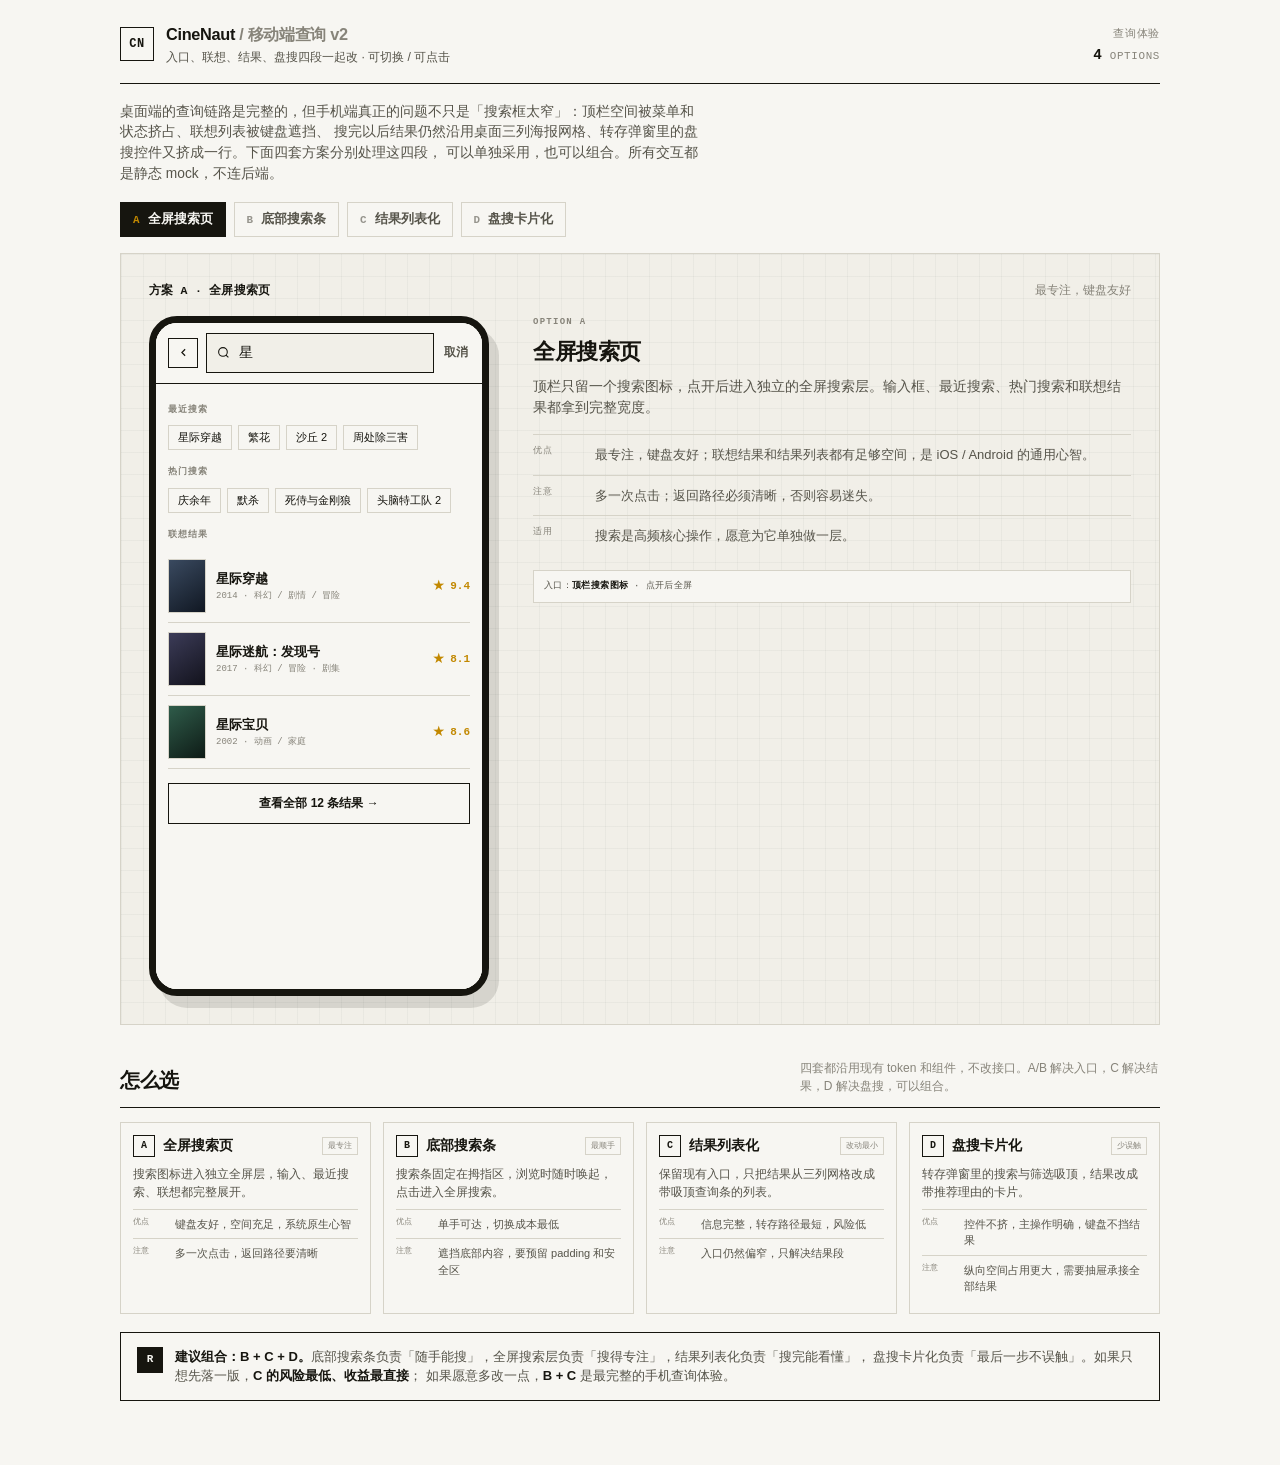
<file: app/static/demo-mobile-query-v2.html>
<!doctype html>
<html lang="zh-CN">
<head>
<meta charset="utf-8">
<meta name="viewport" content="width=device-width, initial-scale=1, viewport-fit=cover">
<title>移动端查询体验方案 v2</title>
<style>
  /* ============================================================
     CineNaut · 移动端查询体验方案 v2
     静态原型：米纸 / 墨线 / 强调绿，无后端依赖
     ============================================================ */
  :root {
    --paper: #f7f6f2;
    --paper-2: #f1efe8;
    --paper-press: #e8e6dd;
    --ink: #16150f;
    --ink-2: #56544a;
    --ink-3: #87847a;
    --rule: #16150f;
    --rule-soft: #d6d3c8;
    --green: #1b7f43;
    --gold: #c28800;
    --danger: #b91c1c;
    --sans: -apple-system, BlinkMacSystemFont, "Segoe UI", Roboto, "PingFang SC", "Hiragino Sans GB", "Microsoft YaHei", sans-serif;
    --mono: ui-monospace, SFMono-Regular, "SF Mono", Menlo, Consolas, "Liberation Mono", monospace;
    color-scheme: light;
  }

  * { box-sizing: border-box; }
  [hidden] { display: none !important; }

  body {
    margin: 0;
    background: var(--paper);
    color: var(--ink);
    font-family: var(--sans);
    line-height: 1.5;
    -webkit-font-smoothing: antialiased;
    padding: 0 max(16px, env(safe-area-inset-left, 0px)) 64px;
    overflow-x: hidden;
  }

  button { font-family: inherit; }

  .page-head {
    max-width: 1040px;
    margin: 0 auto;
    padding: 22px 0 16px;
    border-bottom: 1px solid var(--rule);
    display: flex;
    align-items: flex-end;
    justify-content: space-between;
    gap: 16px;
    flex-wrap: wrap;
  }
  .brand { display: flex; align-items: center; gap: 12px; min-width: 0; }
  .brand-mark {
    width: 34px; height: 34px;
    border: 1.5px solid var(--ink);
    display: grid; place-items: center;
    font-family: var(--mono); font-weight: 800; font-size: 12px;
    letter-spacing: 0.04em; flex-shrink: 0;
  }
  .brand-name { font-size: 1.02rem; font-weight: 800; letter-spacing: -0.02em; }
  .brand-name span { color: var(--ink-3); font-weight: 600; }
  .brand-sub { font-size: 0.76rem; color: var(--ink-2); margin-top: 2px; }
  .head-note {
    font-family: var(--mono); font-size: 0.68rem; color: var(--ink-3);
    text-align: right; line-height: 1.6; letter-spacing: 0.06em;
  }
  .head-note b { color: var(--ink); font-size: 0.9rem; }

  .intro {
    max-width: 1040px; margin: 18px auto 0;
    font-size: 0.86rem; color: var(--ink-2);
  }
  .intro p { margin: 0; max-width: 76ch; }
  .intro strong { color: var(--ink); }

  .switcher {
    max-width: 1040px; margin: 18px auto 0;
    display: flex; flex-wrap: wrap; gap: 8px;
  }
  .sw-btn {
    appearance: none; border: 1px solid var(--rule-soft);
    background: var(--paper); color: var(--ink-2);
    font-size: 0.8rem; font-weight: 700;
    padding: 8px 12px; display: inline-flex; align-items: center; gap: 8px;
    cursor: pointer;
    transition: background 0.12s ease, color 0.12s ease, border-color 0.12s ease;
  }
  .sw-btn:hover { background: var(--paper-press); border-color: var(--ink-3); color: var(--ink); }
  .sw-btn[aria-selected="true"] { background: var(--ink); border-color: var(--ink); color: var(--paper); }
  .sw-btn:focus-visible { outline: 2px solid var(--green); outline-offset: 2px; }
  .sw-idx { font-family: var(--mono); font-size: 0.68rem; font-weight: 800; opacity: 0.6; }
  .sw-btn[aria-selected="true"] .sw-idx { opacity: 1; color: var(--gold); }

  .stage {
    max-width: 1040px; margin: 16px auto 0;
    background: var(--paper-2);
    border: 1px solid var(--rule-soft);
    padding: clamp(14px, 2.4vw, 28px);
    background-image:
      linear-gradient(rgba(22, 21, 15, 0.035) 1px, transparent 1px),
      linear-gradient(90deg, rgba(22, 21, 15, 0.035) 1px, transparent 1px);
    background-size: 22px 22px;
  }
  .stage-head {
    display: flex; align-items: baseline; justify-content: space-between;
    gap: 12px; flex-wrap: wrap; margin-bottom: 16px;
    font-family: var(--mono); font-size: 0.72rem;
  }
  #stage-name { font-weight: 700; color: var(--ink); letter-spacing: 0.02em; }
  #stage-tag { color: var(--ink-3); }

  .stage-grid {
    display: grid;
    grid-template-columns: 340px minmax(0, 1fr);
    gap: clamp(20px, 4vw, 44px);
    align-items: start;
  }
  @media (max-width: 820px) {
    .stage-grid { grid-template-columns: minmax(0, 1fr); }
  }

  /* ============================================================
     手机外壳
     ============================================================ */
  .phone {
    width: min(340px, 100%);
    max-width: 100%;
    height: 680px;
    border: 7px solid var(--ink);
    border-radius: 28px;
    background: var(--paper);
    position: relative;
    overflow: hidden;
    box-shadow: 10px 12px 0 rgba(22, 21, 15, 0.12);
    justify-self: center;
  }
  .screen {
    height: 100%;
    display: flex;
    flex-direction: column;
    position: relative;
    background: var(--paper);
    overflow: hidden;
  }
  .statusbar {
    height: 26px; flex-shrink: 0;
    display: flex; align-items: center; justify-content: space-between;
    padding: 0 16px;
    font-family: var(--mono); font-size: 9px; color: var(--ink-3);
  }
  .status-icons { letter-spacing: 1px; }

  .app-top {
    height: 46px; flex-shrink: 0;
    display: flex; align-items: center; gap: 8px;
    padding: 0 12px;
    border-bottom: 1px solid var(--rule);
  }
  .app-title { font-size: 14px; font-weight: 800; letter-spacing: -0.02em; }
  .spacer { flex: 1; }
  .icon-btn {
    width: 30px; height: 30px; flex-shrink: 0;
    border: 1px solid var(--rule); background: var(--paper);
    display: grid; place-items: center; padding: 0; cursor: pointer;
    color: var(--ink);
  }
  .icon-btn:active { background: var(--paper-press); }
  .text-btn {
    border: 0; background: transparent; color: var(--ink-2);
    font-size: 12px; font-weight: 700; padding: 6px 2px; cursor: pointer;
  }

  .app-body { flex: 1; overflow-y: auto; padding: 10px 12px 16px; }

  .chips { display: flex; flex-wrap: wrap; gap: 6px; }
  .chip {
    font-size: 11px; line-height: 1.2;
    border: 1px solid var(--rule-soft); background: var(--paper);
    padding: 5px 9px; cursor: pointer; white-space: nowrap;
  }
  .chip.active { background: var(--ink); border-color: var(--ink); color: var(--paper); }

  .poster-grid {
    display: grid;
    grid-template-columns: repeat(3, minmax(0, 1fr));
    gap: 6px;
    margin-top: 12px;
  }
  .poster {
    position: relative; aspect-ratio: 2 / 3;
    border: 1px solid var(--rule);
    display: flex; align-items: flex-end;
    padding: 6px; overflow: hidden;
    color: #fff; font-size: 10px; font-weight: 700; line-height: 1.25;
  }
  .poster::after {
    content: ""; position: absolute; inset: 0;
    background: linear-gradient(to top, rgba(0, 0, 0, 0.62), rgba(0, 0, 0, 0.02) 60%);
  }
  .poster span { position: relative; z-index: 1; }
  .poster .p-badge {
    position: absolute; top: 5px; right: 5px; z-index: 1;
    font-family: var(--mono); font-size: 8px;
    background: rgba(255, 255, 255, 0.9); color: var(--ink);
    padding: 1px 4px;
  }
  .p1 { background: linear-gradient(145deg, #3a4a60, #101722); }
  .p2 { background: linear-gradient(145deg, #6b4b2f, #1c120b); }
  .p3 { background: linear-gradient(145deg, #2f5c4a, #0e1b16); }
  .p4 { background: linear-gradient(145deg, #5c3448, #1b0f16); }
  .p5 { background: linear-gradient(145deg, #3c3c58, #12121c); }
  .p6 { background: linear-gradient(145deg, #5a5030, #1b180d); }

  /* ============================================================
     全屏搜索层
     ============================================================ */
  .overlay {
    position: absolute; inset: 0; z-index: 20;
    background: var(--paper);
    display: flex; flex-direction: column;
  }
  .overlay-top {
    display: flex; align-items: center; gap: 8px;
    padding: 10px 12px;
    border-bottom: 1px solid var(--rule);
    flex-shrink: 0;
  }
  .overlay-input {
    flex: 1; min-width: 0;
    height: 40px;
    display: flex; align-items: center; gap: 7px;
    border: 1px solid var(--rule);
    background: var(--paper-2);
    padding: 0 10px;
  }
  .overlay-input:focus-within { background: #fff; box-shadow: 2px 2px 0 var(--rule); }
  .overlay-input input {
    flex: 1; min-width: 0;
    border: 0; outline: none; background: transparent;
    font-size: 14px; color: var(--ink);
  }
  .overlay-body { flex: 1; overflow-y: auto; padding: 4px 12px 20px; }

  .sec-label {
    font-family: var(--mono); font-size: 9px; font-weight: 700;
    letter-spacing: 0.12em; text-transform: uppercase;
    color: var(--ink-3);
    margin: 16px 0 8px;
  }

  .sug-row {
    display: flex; align-items: center; gap: 10px;
    padding: 9px 0;
    border-bottom: 1px solid var(--rule-soft);
    cursor: pointer;
  }
  .sug-row:active { background: var(--paper-2); }
  .sug-thumb {
    width: 38px; height: 54px; flex-shrink: 0;
    border: 1px solid var(--rule-soft);
  }
  .sug-info { min-width: 0; flex: 1; }
  .sug-title {
    font-size: 13px; font-weight: 700;
    overflow: hidden; text-overflow: ellipsis; white-space: nowrap;
  }
  .sug-meta {
    font-family: var(--mono); font-size: 9px; color: var(--ink-3);
    margin-top: 2px;
    overflow: hidden; text-overflow: ellipsis; white-space: nowrap;
  }
  .sug-rating {
    font-family: var(--mono); font-size: 11px; font-weight: 800;
    color: var(--gold); flex-shrink: 0;
  }

  .wide-action {
    width: 100%; margin-top: 14px;
    border: 1px solid var(--rule); background: var(--paper);
    color: var(--ink); font-size: 12px; font-weight: 700;
    padding: 11px 12px; cursor: pointer;
    display: flex; align-items: center; justify-content: center; gap: 6px;
  }
  .wide-action:active { background: var(--paper-press); }

  .result-head {
    display: flex; align-items: center; gap: 10px;
    padding: 8px 0 10px;
    border-bottom: 1px solid var(--rule);
  }
  .result-head-title { font-size: 14px; font-weight: 800; }
  .result-head-sub { font-family: var(--mono); font-size: 9px; color: var(--ink-3); margin-top: 1px; }
  .result-filters { margin: 10px 0 2px; }

  .result-row {
    display: flex; align-items: center; gap: 10px;
    padding: 10px 0;
    border-bottom: 1px solid var(--rule-soft);
  }
  .result-poster {
    width: 50px; height: 74px; flex-shrink: 0;
    border: 1px solid var(--rule);
  }
  .result-main { flex: 1; min-width: 0; }
  .result-title { font-size: 13px; font-weight: 800; }
  .result-meta {
    font-family: var(--mono); font-size: 9px; color: var(--ink-3);
    margin-top: 2px; line-height: 1.5;
  }
  .result-cta {
    flex-shrink: 0;
    border: 1px solid var(--rule); background: var(--ink); color: var(--paper);
    font-size: 10px; font-weight: 700; padding: 6px 9px; cursor: pointer;
  }

  /* 底部悬浮搜索条 */
  .bottom-bar {
    position: absolute; left: 12px; right: 12px; bottom: 14px; z-index: 12;
    height: 46px;
    display: flex; align-items: center; gap: 8px;
    padding: 0 12px;
    border: 1px solid var(--rule);
    background: var(--paper);
    box-shadow: 3px 3px 0 var(--rule);
    font-size: 12px; color: var(--ink-3);
    cursor: pointer;
  }
  .bottom-bar .bar-filter {
    margin-left: auto;
    border-left: 1px solid var(--rule-soft);
    padding-left: 10px;
    color: var(--ink);
    display: flex; align-items: center;
  }
  .app-body.with-bottom-bar { padding-bottom: 76px; }

  /* 原地增强：吸顶查询条 */
  .query-bar {
    position: sticky; top: 0; z-index: 5;
    background: var(--paper);
    border-bottom: 1px solid var(--rule);
    padding: 8px 0 9px;
  }
  .query-input {
    height: 38px;
    display: flex; align-items: center; gap: 7px;
    border: 1px solid var(--rule);
    background: var(--paper-2);
    padding: 0 10px;
  }
  .query-input input {
    flex: 1; min-width: 0; border: 0; outline: none; background: transparent;
    font-size: 13px; color: var(--ink);
  }
  .query-filters { display: flex; gap: 6px; margin-top: 7px; overflow-x: auto; scrollbar-width: none; }
  .query-filters::-webkit-scrollbar { display: none; }

  /* ============================================================
     转存弹窗盘搜 mock
     ============================================================ */
  .modal-mock {
    position: absolute; inset: 0; z-index: 15;
    background: rgba(22, 21, 15, 0.46);
    display: flex; align-items: flex-end;
  }
  .modal-card {
    width: 100%; height: 94%;
    background: var(--paper);
    border-top: 1.5px solid var(--ink);
    display: flex; flex-direction: column;
  }
  .modal-head {
    flex-shrink: 0;
    padding: 10px 12px;
    border-bottom: 1px solid var(--rule);
    display: flex; align-items: center; gap: 8px;
  }
  .modal-title { font-size: 13px; font-weight: 800; }
  .modal-sub { font-family: var(--mono); font-size: 9px; color: var(--ink-3); margin-top: 1px; }
  .modal-tabs {
    flex-shrink: 0;
    display: flex; gap: 4px;
    padding: 8px 12px 0;
  }
  .modal-tab {
    flex: 1; text-align: center;
    border: 1px solid var(--rule-soft);
    background: var(--paper-2);
    font-size: 11px; font-weight: 700;
    padding: 7px 4px;
    color: var(--ink-2);
  }
  .modal-tab.active { background: var(--ink); border-color: var(--ink); color: var(--paper); }
  .modal-body { flex: 1; overflow-y: auto; padding: 10px 12px 16px; }

  .sticky-search { position: sticky; top: 0; z-index: 4; background: var(--paper); padding-bottom: 8px; }
  .search-box-row { display: flex; gap: 6px; }
  .search-box-row input {
    flex: 1; min-width: 0; height: 40px;
    border: 1px solid var(--rule); background: var(--paper-2);
    padding: 0 10px; font-size: 13px; outline: none;
  }
  .search-box-row input:focus { background: #fff; box-shadow: 2px 2px 0 var(--rule); }
  .search-box-row .btn {
    flex-shrink: 0; border: 1px solid var(--rule);
    background: var(--ink); color: var(--paper);
    font-size: 12px; font-weight: 700; padding: 0 12px; cursor: pointer;
  }
  .filter-chips { display: flex; gap: 6px; margin-top: 8px; flex-wrap: wrap; }
  .filter-chips .chip { font-size: 10px; padding: 4px 8px; }

  .ai-strip {
    margin-top: 8px;
    border: 1px solid var(--rule-soft);
    background: var(--paper-2);
    padding: 6px 8px;
    display: flex; align-items: center; justify-content: space-between; gap: 8px;
    font-size: 10px; color: var(--ink-2);
  }
  .ai-strip .mono { font-family: var(--mono); font-size: 8px; color: var(--ink-3); letter-spacing: 0.08em; }

  .rcard {
    border: 1px solid var(--rule);
    background: var(--paper);
    padding: 10px;
    margin-top: 10px;
  }
  .rcard.best { border-left: 3px solid var(--gold); }
  .rcard-top { display: flex; align-items: center; gap: 6px; margin-bottom: 5px; }
  .rank-badge {
    font-family: var(--mono); font-size: 9px; font-weight: 800;
    border: 1px solid var(--rule); padding: 1px 5px;
    background: var(--paper-2);
  }
  .rank-badge.gold { background: #f6e6b8; border-color: var(--gold); color: #6b4a00; }
  .rcard-tags { display: flex; gap: 4px; flex-wrap: wrap; margin-left: auto; }
  .rtag {
    font-size: 8px; font-weight: 700;
    border: 1px solid var(--rule-soft);
    background: var(--paper-2);
    padding: 1px 4px;
  }
  .rtag.hot { border-color: #b9dcc6; background: #e6f4ea; color: #137333; }
  .rcard-title { font-size: 12px; font-weight: 800; line-height: 1.35; word-break: break-all; }
  .rcard-reason { font-size: 10px; color: var(--ink-2); margin-top: 3px; line-height: 1.5; }
  .rcard-url {
    font-family: var(--mono); font-size: 8px; color: var(--ink-3);
    margin-top: 4px;
    overflow: hidden; text-overflow: ellipsis; white-space: nowrap;
  }
  .rcard-actions { display: flex; gap: 6px; margin-top: 8px; }
  .rcard-actions .btn {
    flex: 1; border: 1px solid var(--rule);
    font-size: 10px; font-weight: 700; padding: 6px 4px; cursor: pointer;
    background: var(--paper);
    display: flex; align-items: center; justify-content: center; gap: 4px;
  }
  .rcard-actions .btn.primary { background: var(--ink); color: var(--paper); }

  .sheet-backdrop {
    position: absolute; inset: 0; z-index: 30;
    background: rgba(22, 21, 15, 0.46);
    display: flex; align-items: flex-end;
  }
  .sheet {
    width: 100%; max-height: 62%;
    background: var(--paper);
    border-top: 1.5px solid var(--ink);
    display: flex; flex-direction: column;
  }
  .sheet-handle {
    width: 36px; height: 3px; background: var(--rule-soft);
    margin: 7px auto 4px; border-radius: 2px;
  }
  .sheet-head {
    padding: 4px 12px 8px;
    border-bottom: 1px solid var(--rule-soft);
    display: flex; align-items: center; justify-content: space-between;
    font-size: 12px; font-weight: 800;
  }
  .sheet-list { overflow-y: auto; padding: 4px 12px 16px; }
  .sheet-item {
    display: flex; align-items: center; gap: 8px;
    padding: 8px 0;
    border-bottom: 1px solid var(--rule-soft);
    font-size: 11px;
  }
  .sheet-item .mono { font-family: var(--mono); font-size: 9px; color: var(--ink-3); margin-left: auto; }

  /* ============================================================
     说明面板
     ============================================================ */
  .spec-kicker {
    font-family: var(--mono); font-size: 9px; font-weight: 700;
    letter-spacing: 0.14em; color: var(--ink-3);
  }
  .spec h2 { margin: 6px 0 8px; font-size: 22px; letter-spacing: -0.02em; }
  .spec-desc { margin: 0; font-size: 14px; color: var(--ink-2); }
  .spec-rows { margin: 16px 0 0; }
  .spec-row {
    display: grid; grid-template-columns: 52px minmax(0, 1fr);
    gap: 10px;
    padding: 10px 0;
    border-top: 1px solid var(--rule-soft);
  }
  .spec-row dt { font-family: var(--mono); font-size: 9px; color: var(--ink-3); letter-spacing: 0.08em; }
  .spec-row dd { margin: 0; font-size: 13px; color: var(--ink-2); }
  .spec-entry {
    margin-top: 14px;
    padding: 9px 10px;
    border: 1px solid var(--rule-soft);
    background: var(--paper);
    font-family: var(--mono); font-size: 9px; color: var(--ink-2);
    letter-spacing: 0.04em;
  }
  .spec-entry b { color: var(--ink); }

  /* ============================================================
     对比区
     ============================================================ */
  .compare { max-width: 1040px; margin: 34px auto 0; }
  .compare-head {
    display: flex; align-items: flex-end; justify-content: space-between;
    gap: 12px; flex-wrap: wrap;
    padding-bottom: 12px; border-bottom: 1px solid var(--rule);
  }
  .compare-head h2 { margin: 0; font-size: 20px; letter-spacing: -0.02em; }
  .compare-head p { margin: 0; font-size: 12px; color: var(--ink-3); max-width: 54ch; }
  .compare-grid {
    display: grid;
    grid-template-columns: repeat(auto-fit, minmax(220px, 1fr));
    gap: 12px;
    margin-top: 14px;
  }
  .cmp-card {
    border: 1px solid var(--rule-soft);
    background: var(--paper);
    padding: 12px;
  }
  .cmp-top { display: flex; align-items: center; gap: 8px; }
  .cmp-idx {
    width: 22px; height: 22px; flex-shrink: 0;
    border: 1px solid var(--rule);
    display: grid; place-items: center;
    font-family: var(--mono); font-size: 10px; font-weight: 800;
  }
  .cmp-top h3 { margin: 0; font-size: 14px; }
  .cmp-tag {
    margin-left: auto;
    font-family: var(--mono); font-size: 8px; color: var(--ink-3);
    border: 1px solid var(--rule-soft); padding: 2px 5px;
    white-space: nowrap;
  }
  .cmp-desc { margin: 8px 0 0; font-size: 12px; color: var(--ink-2); }
  .cmp-list { margin-top: 8px; }
  .cmp-row {
    display: grid; grid-template-columns: 34px minmax(0, 1fr);
    gap: 8px; padding: 6px 0;
    border-top: 1px solid var(--rule-soft);
  }
  .cmp-row dt { font-family: var(--mono); font-size: 8px; color: var(--ink-3); }
  .cmp-row dd { margin: 0; font-size: 11px; color: var(--ink-2); }

  .recommend {
    max-width: 1040px; margin: 18px auto 0;
    border: 1.5px solid var(--ink);
    background: var(--paper);
    padding: 14px 16px;
    display: flex; gap: 12px; align-items: flex-start;
  }
  .recommend-mark {
    width: 26px; height: 26px; flex-shrink: 0;
    background: var(--ink); color: var(--paper);
    display: grid; place-items: center;
    font-family: var(--mono); font-size: 11px; font-weight: 800;
  }
  .recommend p { margin: 0; font-size: 13px; color: var(--ink-2); }
  .recommend b { color: var(--ink); }
</style>
</head>
<body>

<header class="page-head">
  <div class="brand">
    <div class="brand-mark">CN</div>
    <div>
      <div class="brand-name">CineNaut <span>/ 移动端查询 v2</span></div>
      <div class="brand-sub">入口、联想、结果、盘搜四段一起改 · 可切换 / 可点击</div>
    </div>
  </div>
  <div class="head-note">查询体验<br><b>4</b> OPTIONS</div>
</header>

<div class="intro">
  <p>
    桌面端的查询链路是完整的，但手机端真正的问题不只是「搜索框太窄」：顶栏空间被菜单和状态挤占、联想列表被键盘遮挡、
    搜完以后结果仍然沿用桌面三列海报网格、转存弹窗里的盘搜控件又挤成一行。下面四套方案分别处理这四段，
    可以单独采用，也可以组合。所有交互都是静态 mock，不连后端。
  </p>
</div>

<nav class="switcher" role="tablist" aria-label="移动端查询方案">
  <button class="sw-btn" role="tab" data-target="a" aria-selected="true">
    <span class="sw-idx">A</span> 全屏搜索页
  </button>
  <button class="sw-btn" role="tab" data-target="b" aria-selected="false" tabindex="-1">
    <span class="sw-idx">B</span> 底部搜索条
  </button>
  <button class="sw-btn" role="tab" data-target="c" aria-selected="false" tabindex="-1">
    <span class="sw-idx">C</span> 结果列表化
  </button>
  <button class="sw-btn" role="tab" data-target="d" aria-selected="false" tabindex="-1">
    <span class="sw-idx">D</span> 盘搜卡片化
  </button>
</nav>

<section class="stage" aria-live="polite">
  <div class="stage-head">
    <span id="stage-name">方案 A · 全屏搜索页</span>
    <span id="stage-tag">最专注，键盘友好</span>
  </div>

  <!-- ================= A ================= -->
  <div class="variant" data-v="a">
    <div class="stage-grid">
      <div class="phone">
        <div class="screen">
          <div class="statusbar"><span>9:41</span><span class="status-icons">●●●</span></div>

          <div class="app-top">
            <button class="icon-btn" aria-label="菜单">
              <svg width="13" height="13" viewBox="0 0 24 24" fill="none" stroke="currentColor" stroke-width="2.4"><line x1="3" y1="6" x2="21" y2="6"/><line x1="3" y1="12" x2="21" y2="12"/><line x1="3" y1="18" x2="21" y2="18"/></svg>
            </button>
            <span class="app-title">影视发现</span>
            <span class="spacer"></span>
            <button class="icon-btn" id="a-open" aria-label="搜索">
              <svg width="13" height="13" viewBox="0 0 24 24" fill="none" stroke="currentColor" stroke-width="2"><circle cx="11" cy="11" r="8"/><line x1="21" y1="21" x2="16.65" y2="16.65"/></svg>
            </button>
          </div>

          <div class="app-body">
            <div class="chips"><span class="chip active">热门电影</span><span class="chip">最新</span><span class="chip">高分</span></div>
            <div class="poster-grid">
              <div class="poster p1"><span class="p-badge">4K</span><span>星际穿越</span></div>
              <div class="poster p2"><span class="p-badge">4K</span><span>沙丘 2</span></div>
              <div class="poster p3"><span class="p-badge">HD</span><span>繁花</span></div>
              <div class="poster p4"><span class="p-badge">HD</span><span>奥本海默</span></div>
              <div class="poster p5"><span class="p-badge">HD</span><span>三体</span></div>
              <div class="poster p6"><span class="p-badge">HD</span><span>周处除三害</span></div>
            </div>
          </div>

          <div class="overlay" id="a-overlay">
            <div class="overlay-top">
              <button class="icon-btn" id="a-close" aria-label="返回">
                <svg width="13" height="13" viewBox="0 0 24 24" fill="none" stroke="currentColor" stroke-width="2.2"><polyline points="15 18 9 12 15 6"/></svg>
              </button>
              <div class="overlay-input">
                <svg width="13" height="13" viewBox="0 0 24 24" fill="none" stroke="currentColor" stroke-width="2"><circle cx="11" cy="11" r="8"/><line x1="21" y1="21" x2="16.65" y2="16.65"/></svg>
                <input id="a-input" value="星" placeholder="搜索电影、剧集、动画" autocomplete="off">
              </div>
              <button class="text-btn" id="a-cancel">取消</button>
            </div>

            <div class="overlay-body">
              <div id="a-suggest">
                <div id="a-recent-wrap">
                  <div class="sec-label">最近搜索</div>
                  <div class="chips">
                    <span class="chip">星际穿越</span>
                    <span class="chip">繁花</span>
                    <span class="chip">沙丘 2</span>
                    <span class="chip">周处除三害</span>
                  </div>
                </div>

                <div id="a-hot-wrap">
                  <div class="sec-label">热门搜索</div>
                  <div class="chips">
                    <span class="chip">庆余年</span>
                    <span class="chip">默杀</span>
                    <span class="chip">死侍与金刚狼</span>
                    <span class="chip">头脑特工队 2</span>
                  </div>
                </div>

                <div class="sec-label">联想结果</div>
                <div class="sug-row" data-title="星际穿越">
                  <div class="sug-thumb p1"></div>
                  <div class="sug-info">
                    <div class="sug-title">星际穿越</div>
                    <div class="sug-meta">2014 · 科幻 / 剧情 / 冒险</div>
                  </div>
                  <span class="sug-rating">★ 9.4</span>
                </div>
                <div class="sug-row" data-title="星际迷航：发现号">
                  <div class="sug-thumb p5"></div>
                  <div class="sug-info">
                    <div class="sug-title">星际迷航：发现号</div>
                    <div class="sug-meta">2017 · 科幻 / 冒险 · 剧集</div>
                  </div>
                  <span class="sug-rating">★ 8.1</span>
                </div>
                <div class="sug-row" data-title="星际宝贝">
                  <div class="sug-thumb p3"></div>
                  <div class="sug-info">
                    <div class="sug-title">星际宝贝</div>
                    <div class="sug-meta">2002 · 动画 / 家庭</div>
                  </div>
                  <span class="sug-rating">★ 8.6</span>
                </div>

                <button class="wide-action" id="a-search-btn">查看全部 12 条结果 →</button>
              </div>

              <div id="a-results" hidden>
                <div class="result-head">
                  <button class="icon-btn" id="a-back-results" aria-label="返回联想">
                    <svg width="13" height="13" viewBox="0 0 24 24" fill="none" stroke="currentColor" stroke-width="2.2"><polyline points="15 18 9 12 15 6"/></svg>
                  </button>
                  <div>
                    <div class="result-head-title">搜索结果 · 星</div>
                    <div class="result-head-sub">12 部影视 · 按相关度</div>
                  </div>
                </div>

                <div class="chips result-filters">
                  <span class="chip active">全部</span>
                  <span class="chip">电影</span>
                  <span class="chip">剧集</span>
                  <span class="chip">动画</span>
                </div>

                <div class="result-row">
                  <div class="result-poster p1"></div>
                  <div class="result-main">
                    <div class="result-title">星际穿越</div>
                    <div class="result-meta">2014 · 科幻 / 剧情<br>★ 9.4 · 169 分钟</div>
                  </div>
                  <button class="result-cta">转存</button>
                </div>
                <div class="result-row">
                  <div class="result-poster p5"></div>
                  <div class="result-main">
                    <div class="result-title">星际迷航：发现号</div>
                    <div class="result-meta">2017 · 科幻 / 冒险<br>★ 8.1 · 剧集 · 5 季</div>
                  </div>
                  <button class="result-cta">转存</button>
                </div>
                <div class="result-row">
                  <div class="result-poster p3"></div>
                  <div class="result-main">
                    <div class="result-title">星际宝贝</div>
                    <div class="result-meta">2002 · 动画 / 家庭<br>★ 8.6 · 85 分钟</div>
                  </div>
                  <button class="result-cta">转存</button>
                </div>
              </div>
            </div>
          </div>
        </div>
      </div>

      <aside class="spec">
        <div class="spec-kicker">OPTION A</div>
        <h2>全屏搜索页</h2>
        <p class="spec-desc">顶栏只留一个搜索图标，点开后进入独立的全屏搜索层。输入框、最近搜索、热门搜索和联想结果都拿到完整宽度。</p>
        <dl class="spec-rows">
          <div class="spec-row"><dt>优点</dt><dd>最专注，键盘友好；联想结果和结果列表都有足够空间，是 iOS / Android 的通用心智。</dd></div>
          <div class="spec-row"><dt>注意</dt><dd>多一次点击；返回路径必须清晰，否则容易迷失。</dd></div>
          <div class="spec-row"><dt>适用</dt><dd>搜索是高频核心操作，愿意为它单独做一层。</dd></div>
        </dl>
        <div class="spec-entry">入口：<b>顶栏搜索图标</b> · 点开后全屏</div>
      </aside>
    </div>
  </div>

  <!-- ================= B ================= -->
  <div class="variant" data-v="b" hidden>
    <div class="stage-grid">
      <div class="phone">
        <div class="screen">
          <div class="statusbar"><span>9:41</span><span class="status-icons">●●●</span></div>

          <div class="app-top">
            <button class="icon-btn" aria-label="菜单">
              <svg width="13" height="13" viewBox="0 0 24 24" fill="none" stroke="currentColor" stroke-width="2.4"><line x1="3" y1="6" x2="21" y2="6"/><line x1="3" y1="12" x2="21" y2="12"/><line x1="3" y1="18" x2="21" y2="18"/></svg>
            </button>
            <span class="app-title">影视发现</span>
            <span class="spacer"></span>
          </div>

          <div class="app-body with-bottom-bar">
            <div class="chips"><span class="chip active">热门电影</span><span class="chip">最新</span><span class="chip">高分</span><span class="chip">剧集</span></div>
            <div class="poster-grid">
              <div class="poster p2"><span class="p-badge">4K</span><span>沙丘 2</span></div>
              <div class="poster p3"><span class="p-badge">HD</span><span>繁花</span></div>
              <div class="poster p4"><span class="p-badge">HD</span><span>奥本海默</span></div>
              <div class="poster p5"><span class="p-badge">HD</span><span>三体</span></div>
              <div class="poster p6"><span class="p-badge">HD</span><span>周处除三害</span></div>
              <div class="poster p1"><span class="p-badge">4K</span><span>星际穿越</span></div>
            </div>
          </div>

          <div class="bottom-bar" id="b-open">
            <svg width="14" height="14" viewBox="0 0 24 24" fill="none" stroke="currentColor" stroke-width="2"><circle cx="11" cy="11" r="8"/><line x1="21" y1="21" x2="16.65" y2="16.65"/></svg>
            <span>搜索电影、剧集、动画</span>
            <span class="bar-filter">
              <svg width="13" height="13" viewBox="0 0 24 24" fill="none" stroke="currentColor" stroke-width="2"><line x1="4" y1="7" x2="20" y2="7"/><line x1="7" y1="12" x2="17" y2="12"/><line x1="10" y1="17" x2="14" y2="17"/></svg>
            </span>
          </div>

          <div class="overlay" id="b-overlay" hidden>
            <div class="overlay-top">
              <button class="icon-btn" id="b-close" aria-label="返回">
                <svg width="13" height="13" viewBox="0 0 24 24" fill="none" stroke="currentColor" stroke-width="2.2"><polyline points="15 18 9 12 15 6"/></svg>
              </button>
              <div class="overlay-input">
                <svg width="13" height="13" viewBox="0 0 24 24" fill="none" stroke="currentColor" stroke-width="2"><circle cx="11" cy="11" r="8"/><line x1="21" y1="21" x2="16.65" y2="16.65"/></svg>
                <input value="沙丘" placeholder="搜索电影、剧集、动画" autocomplete="off">
              </div>
              <button class="text-btn" id="b-cancel">取消</button>
            </div>
            <div class="overlay-body">
              <div class="sec-label">最近搜索</div>
              <div class="chips">
                <span class="chip">沙丘 2</span>
                <span class="chip">繁花</span>
                <span class="chip">星际穿越</span>
              </div>
              <div class="sec-label">联想结果</div>
              <div class="sug-row">
                <div class="sug-thumb p2"></div>
                <div class="sug-info">
                  <div class="sug-title">沙丘 2</div>
                  <div class="sug-meta">2024 · 科幻 / 冒险</div>
                </div>
                <span class="sug-rating">★ 8.6</span>
              </div>
              <div class="sug-row">
                <div class="sug-thumb p6"></div>
                <div class="sug-info">
                  <div class="sug-title">沙丘</div>
                  <div class="sug-meta">2021 · 科幻 / 冒险</div>
                </div>
                <span class="sug-rating">★ 8.0</span>
              </div>
              <button class="wide-action">查看全部 8 条结果 →</button>
            </div>
          </div>
        </div>
      </div>

      <aside class="spec">
        <div class="spec-kicker">OPTION B</div>
        <h2>底部搜索条</h2>
        <p class="spec-desc">把搜索入口从顶栏移到屏幕底部、拇指自然落点。点击后进入与 A 相同的全屏搜索层，浏览时随时可以唤起。</p>
        <dl class="spec-rows">
          <div class="spec-row"><dt>优点</dt><dd>单手可达；不占顶栏；浏览和搜索的切换成本最低，最像原生 App。</dd></div>
          <div class="spec-row"><dt>注意</dt><dd>会遮住底部内容，需要给内容预留 padding，并配合 iPhone 安全区。</dd></div>
          <div class="spec-row"><dt>适用</dt><dd>手机端为主，希望搜索随手可用、单手完成。</dd></div>
        </dl>
        <div class="spec-entry">入口：<b>底部悬浮条</b> · 点开后进入全屏搜索</div>
      </aside>
    </div>
  </div>

  <!-- ================= C ================= -->
  <div class="variant" data-v="c" hidden>
    <div class="stage-grid">
      <div class="phone">
        <div class="screen">
          <div class="statusbar"><span>9:41</span><span class="status-icons">●●●</span></div>

          <div class="app-top">
            <button class="icon-btn" aria-label="返回">
              <svg width="13" height="13" viewBox="0 0 24 24" fill="none" stroke="currentColor" stroke-width="2.2"><polyline points="15 18 9 12 15 6"/></svg>
            </button>
            <span class="app-title">搜索结果</span>
            <span class="spacer"></span>
            <button class="text-btn">清除</button>
          </div>

          <div class="app-body">
            <div class="query-bar">
              <div class="query-input">
                <svg width="13" height="13" viewBox="0 0 24 24" fill="none" stroke="currentColor" stroke-width="2"><circle cx="11" cy="11" r="8"/><line x1="21" y1="21" x2="16.65" y2="16.65"/></svg>
                <input value="星际" placeholder="搜索电影、剧集、动画">
              </div>
              <div class="query-filters">
                <span class="chip active">全部</span>
                <span class="chip">电影</span>
                <span class="chip">剧集</span>
                <span class="chip">动画</span>
                <span class="chip">按相关度</span>
              </div>
            </div>

            <div class="result-row">
              <div class="result-poster p1"></div>
              <div class="result-main">
                <div class="result-title">星际穿越</div>
                <div class="result-meta">2014 · 科幻 / 剧情<br>★ 9.4 · 169 分钟</div>
              </div>
              <button class="result-cta">转存</button>
            </div>
            <div class="result-row">
              <div class="result-poster p5"></div>
              <div class="result-main">
                <div class="result-title">星际迷航：发现号</div>
                <div class="result-meta">2017 · 科幻 / 冒险<br>★ 8.1 · 剧集 · 5 季</div>
              </div>
              <button class="result-cta">转存</button>
            </div>
            <div class="result-row">
              <div class="result-poster p3"></div>
              <div class="result-main">
                <div class="result-title">星际宝贝</div>
                <div class="result-meta">2002 · 动画 / 家庭<br>★ 8.6 · 85 分钟</div>
              </div>
              <button class="result-cta">转存</button>
            </div>
            <div class="result-row">
              <div class="result-poster p6"></div>
              <div class="result-main">
                <div class="result-title">星际牛仔</div>
                <div class="result-meta">1998 · 动画 / 科幻<br>★ 9.0 · 剧集 · 1 季</div>
              </div>
              <button class="result-cta">转存</button>
            </div>
          </div>
        </div>
      </div>

      <aside class="spec">
        <div class="spec-kicker">OPTION C</div>
        <h2>结果列表化</h2>
        <p class="spec-desc">不动入口，只改「搜完之后」。把桌面端的三列海报网格换成纵向列表，并在顶部吸住查询词与筛选，滚动时随时能改条件。</p>
        <dl class="spec-rows">
          <div class="spec-row"><dt>优点</dt><dd>改动最小；标题、年份、类型、评分都能完整展示；点「转存」的路径最短。</dd></div>
          <div class="spec-row"><dt>注意</dt><dd>顶栏入口仍然偏窄，联想空间没有变；只解决结果段。</dd></div>
          <div class="spec-row"><dt>适用</dt><dd>不想大改导航，但希望搜完以后好用、信息不丢。</dd></div>
        </dl>
        <div class="spec-entry">入口：<b>保持现状</b> · 只重做结果页</div>
      </aside>
    </div>
  </div>

  <!-- ================= D ================= -->
  <div class="variant" data-v="d" hidden>
    <div class="stage-grid">
      <div class="phone">
        <div class="screen">
          <div class="statusbar"><span>9:41</span><span class="status-icons">●●●</span></div>

          <div class="app-top">
            <button class="icon-btn" aria-label="菜单">
              <svg width="13" height="13" viewBox="0 0 24 24" fill="none" stroke="currentColor" stroke-width="2.4"><line x1="3" y1="6" x2="21" y2="6"/><line x1="3" y1="12" x2="21" y2="12"/><line x1="3" y1="18" x2="21" y2="18"/></svg>
            </button>
            <span class="app-title">影视发现</span>
          </div>
          <div class="app-body">
            <div class="chips"><span class="chip active">热门电影</span><span class="chip">最新</span><span class="chip">高分</span></div>
            <div class="poster-grid">
              <div class="poster p1"><span class="p-badge">4K</span><span>星际穿越</span></div>
              <div class="poster p2"><span class="p-badge">4K</span><span>沙丘 2</span></div>
              <div class="poster p3"><span class="p-badge">HD</span><span>繁花</span></div>
            </div>
          </div>

          <div class="modal-mock">
            <div class="modal-card">
              <div class="modal-head">
                <div style="flex:1;min-width:0;">
                  <div class="modal-title">星际穿越 (2014)</div>
                  <div class="modal-sub">SCI-FI / DRAMA · 169 MIN</div>
                </div>
                <button class="icon-btn" aria-label="关闭">
                  <svg width="12" height="12" viewBox="0 0 24 24" fill="none" stroke="currentColor" stroke-width="2.4"><line x1="18" y1="6" x2="6" y2="18"/><line x1="6" y1="6" x2="18" y2="18"/></svg>
                </button>
              </div>

              <div class="modal-tabs">
                <div class="modal-tab">AI 智能托管</div>
                <div class="modal-tab active">专家手动微调</div>
              </div>

              <div class="modal-body">
                <div class="sticky-search">
                  <div class="search-box-row">
                    <input value="星际穿越 4K" placeholder="输入关键词搜索夸克资源">
                    <button class="btn">检索</button>
                  </div>
                  <div class="filter-chips">
                    <span class="chip active">AI 质检</span>
                    <span class="chip">深度搜索</span>
                    <span class="chip">仅 4K</span>
                    <span class="chip">全集</span>
                  </div>
                  <div class="ai-strip">
                    <span>规格质检已就绪 · LLM 深度复核中</span>
                    <span class="mono">LLM</span>
                  </div>
                </div>

                <div class="rcard best">
                  <div class="rcard-top">
                    <span class="rank-badge gold">#1 推荐</span>
                    <span class="rcard-tags">
                      <span class="rtag hot">4K</span>
                      <span class="rtag hot">HDR</span>
                      <span class="rtag hot">全集</span>
                    </span>
                  </div>
                  <div class="rcard-title">星际穿越 2014 4K HDR 国英双语音轨 内封简繁</div>
                  <div class="rcard-reason">4K HDR 全集纯净，无广告引流，视频文件 1 个，目录结构清晰。</div>
                  <div class="rcard-url">https://pan.quark.cn/s/8f3a…c21</div>
                  <div class="rcard-actions">
                    <button class="btn primary">选用并转存</button>
                    <button class="btn">AI 透视</button>
                  </div>
                </div>

                <div class="rcard">
                  <div class="rcard-top">
                    <span class="rank-badge">#2</span>
                    <span class="rcard-tags">
                      <span class="rtag hot">4K</span>
                      <span class="rtag">REMUX</span>
                    </span>
                  </div>
                  <div class="rcard-title">星际穿越 4K REMUX 蓝光原盘 杜比视界</div>
                  <div class="rcard-reason">蓝光原盘画质最佳，文件体积较大，适合收藏。</div>
                  <div class="rcard-url">https://pan.quark.cn/s/1c7d…9ab</div>
                  <div class="rcard-actions">
                    <button class="btn">选用</button>
                    <button class="btn">AI 透视</button>
                  </div>
                </div>

                <div class="rcard">
                  <div class="rcard-top">
                    <span class="rank-badge">#3</span>
                    <span class="rcard-tags">
                      <span class="rtag">1080P</span>
                    </span>
                  </div>
                  <div class="rcard-title">星际穿越 1080P 中英双字</div>
                  <div class="rcard-reason">1080P 高清，体积小，适合移动端观看。</div>
                  <div class="rcard-url">https://pan.quark.cn/s/77aa…30e</div>
                  <div class="rcard-actions">
                    <button class="btn">选用</button>
                    <button class="btn">AI 透视</button>
                  </div>
                </div>

                <button class="wide-action" id="d-more">查看全部 18 条结果 →</button>
              </div>
            </div>
          </div>

          <div class="sheet-backdrop" id="d-sheet" hidden>
            <div class="sheet">
              <div class="sheet-handle"></div>
              <div class="sheet-head">
                <span>全部 18 条结果</span>
                <button class="text-btn" id="d-sheet-close">关闭</button>
              </div>
              <div class="sheet-list">
                <div class="sheet-item"><span>星际穿越 4K HDR 国英双语</span><span class="mono">4K</span></div>
                <div class="sheet-item"><span>星际穿越 4K REMUX 蓝光原盘</span><span class="mono">4K</span></div>
                <div class="sheet-item"><span>星际穿越 1080P 中英双字</span><span class="mono">1080P</span></div>
                <div class="sheet-item"><span>星际穿越 2014 全集 纯净版</span><span class="mono">4K</span></div>
                <div class="sheet-item"><span>星际穿越 IMAX 版 2160P</span><span class="mono">4K</span></div>
              </div>
            </div>
          </div>
        </div>
      </div>

      <aside class="spec">
        <div class="spec-kicker">OPTION D</div>
        <h2>盘搜卡片化</h2>
        <p class="spec-desc">针对转存弹窗里的「盘搜」：搜索框与筛选吸顶，AI 状态单独一行，结果从密集列表改成带推荐理由和明确主按钮的卡片。</p>
        <dl class="spec-rows">
          <div class="spec-row"><dt>优点</dt><dd>检索控件不再挤成一行；键盘弹起后仍能看到搜索框；「选用并转存」成为唯一主操作。</dd></div>
          <div class="spec-row"><dt>注意</dt><dd>卡片比列表占纵向空间，需要控制每屏数量；「查看全部」要继续用底部抽屉承接。</dd></div>
          <div class="spec-row"><dt>适用</dt><dd>主要在手机上下发转存，希望少滑动、少误触。</dd></div>
        </dl>
        <div class="spec-entry">入口：<b>转存弹窗 · 专家手动</b> · 盘搜结果卡片化</div>
      </aside>
    </div>
  </div>
</section>

<section class="compare">
  <div class="compare-head">
    <h2>怎么选</h2>
    <p>四套都沿用现有 token 和组件，不改接口。A/B 解决入口，C 解决结果，D 解决盘搜，可以组合。</p>
  </div>
  <div class="compare-grid">
    <article class="cmp-card">
      <div class="cmp-top"><span class="cmp-idx">A</span><h3>全屏搜索页</h3><span class="cmp-tag">最专注</span></div>
      <p class="cmp-desc">搜索图标进入独立全屏层，输入、最近搜索、联想都完整展开。</p>
      <div class="cmp-list">
        <div class="cmp-row"><dt>优点</dt><dd>键盘友好，空间充足，系统原生心智</dd></div>
        <div class="cmp-row"><dt>注意</dt><dd>多一次点击，返回路径要清晰</dd></div>
      </div>
    </article>
    <article class="cmp-card">
      <div class="cmp-top"><span class="cmp-idx">B</span><h3>底部搜索条</h3><span class="cmp-tag">最顺手</span></div>
      <p class="cmp-desc">搜索条固定在拇指区，浏览时随时唤起，点击进入全屏搜索。</p>
      <div class="cmp-list">
        <div class="cmp-row"><dt>优点</dt><dd>单手可达，切换成本最低</dd></div>
        <div class="cmp-row"><dt>注意</dt><dd>遮挡底部内容，要预留 padding 和安全区</dd></div>
      </div>
    </article>
    <article class="cmp-card">
      <div class="cmp-top"><span class="cmp-idx">C</span><h3>结果列表化</h3><span class="cmp-tag">改动最小</span></div>
      <p class="cmp-desc">保留现有入口，只把结果从三列网格改成带吸顶查询条的列表。</p>
      <div class="cmp-list">
        <div class="cmp-row"><dt>优点</dt><dd>信息完整，转存路径最短，风险低</dd></div>
        <div class="cmp-row"><dt>注意</dt><dd>入口仍然偏窄，只解决结果段</dd></div>
      </div>
    </article>
    <article class="cmp-card">
      <div class="cmp-top"><span class="cmp-idx">D</span><h3>盘搜卡片化</h3><span class="cmp-tag">少误触</span></div>
      <p class="cmp-desc">转存弹窗里的搜索与筛选吸顶，结果改成带推荐理由的卡片。</p>
      <div class="cmp-list">
        <div class="cmp-row"><dt>优点</dt><dd>控件不挤，主操作明确，键盘不挡结果</dd></div>
        <div class="cmp-row"><dt>注意</dt><dd>纵向空间占用更大，需要抽屉承接全部结果</dd></div>
      </div>
    </article>
  </div>
</section>

<div class="recommend">
  <div class="recommend-mark">R</div>
  <p>
    <b>建议组合：B + C + D。</b>底部搜索条负责「随手能搜」，全屏搜索层负责「搜得专注」，结果列表化负责「搜完能看懂」，
    盘搜卡片化负责「最后一步不误触」。如果只想先落一版，<b>C 的风险最低、收益最直接</b>；
    如果愿意多改一点，<b>B + C</b> 是最完整的手机查询体验。
  </p>
</div>

<script>
  (function () {
    var tabs = Array.prototype.slice.call(document.querySelectorAll('.sw-btn'));
    var variants = Array.prototype.slice.call(document.querySelectorAll('.variant'));
    var nameEl = document.getElementById('stage-name');
    var tagEl = document.getElementById('stage-tag');

    var meta = {
      a: { name: '方案 A · 全屏搜索页', tag: '最专注，键盘友好' },
      b: { name: '方案 B · 底部搜索条', tag: '最顺手，拇指优先' },
      c: { name: '方案 C · 结果列表化', tag: '改动最小，收益直接' },
      d: { name: '方案 D · 盘搜卡片化', tag: '少滑动，少误触' }
    };

    function activate(key) {
      variants.forEach(function (v) {
        v.hidden = v.getAttribute('data-v') !== key;
      });
      tabs.forEach(function (t) {
        var on = t.getAttribute('data-target') === key;
        t.setAttribute('aria-selected', on ? 'true' : 'false');
        t.tabIndex = on ? 0 : -1;
      });
      var m = meta[key];
      if (m) {
        nameEl.textContent = m.name;
        tagEl.textContent = m.tag;
      }
    }

    tabs.forEach(function (t) {
      t.addEventListener('click', function () {
        activate(t.getAttribute('data-target'));
      });
      t.addEventListener('keydown', function (e) {
        if (e.key !== 'ArrowRight' && e.key !== 'ArrowLeft') return;
        e.preventDefault();
        var i = tabs.indexOf(t);
        var n = (i + (e.key === 'ArrowRight' ? 1 : -1) + tabs.length) % tabs.length;
        tabs[n].focus();
        activate(tabs[n].getAttribute('data-target'));
      });
    });

    var initial = new URLSearchParams(location.search).get('v');
    activate(meta[initial] ? initial : 'a');

    /* ---------- A：全屏搜索 ---------- */
    var aOverlay = document.getElementById('a-overlay');
    var aInput = document.getElementById('a-input');
    var aSuggest = document.getElementById('a-suggest');
    var aResults = document.getElementById('a-results');
    var aRecent = document.getElementById('a-recent-wrap');
    var aHot = document.getElementById('a-hot-wrap');

    document.getElementById('a-open').addEventListener('click', function () {
      aOverlay.hidden = false;
      aInput.focus();
    });
    document.getElementById('a-close').addEventListener('click', function () {
      aOverlay.hidden = true;
    });
    document.getElementById('a-cancel').addEventListener('click', function () {
      aOverlay.hidden = true;
    });
    document.getElementById('a-search-btn').addEventListener('click', function () {
      aSuggest.hidden = true;
      aResults.hidden = false;
    });
    document.getElementById('a-back-results').addEventListener('click', function () {
      aResults.hidden = true;
      aSuggest.hidden = false;
    });
    aInput.addEventListener('input', function () {
      var q = aInput.value.trim();
      aSuggest.hidden = false;
      aResults.hidden = true;
      aRecent.hidden = Boolean(q);
      aHot.hidden = Boolean(q);
      document.querySelectorAll('#a-suggest .sug-row').forEach(function (row) {
        row.hidden = Boolean(q) && row.getAttribute('data-title').indexOf(q) === -1;
      });
    });

    /* ---------- B：底部搜索条 ---------- */
    var bOverlay = document.getElementById('b-overlay');
    document.getElementById('b-open').addEventListener('click', function () {
      bOverlay.hidden = false;
    });
    document.getElementById('b-close').addEventListener('click', function () {
      bOverlay.hidden = true;
    });
    document.getElementById('b-cancel').addEventListener('click', function () {
      bOverlay.hidden = true;
    });

    /* ---------- D：盘搜全部结果抽屉 ---------- */
    var dSheet = document.getElementById('d-sheet');
    document.getElementById('d-more').addEventListener('click', function () {
      dSheet.hidden = false;
    });
    document.getElementById('d-sheet-close').addEventListener('click', function () {
      dSheet.hidden = true;
    });
    dSheet.addEventListener('click', function (e) {
      if (e.target === dSheet) dSheet.hidden = true;
    });

    /* ---------- Esc 关闭当前层 ---------- */
    document.addEventListener('keydown', function (e) {
      if (e.key !== 'Escape') return;
      aOverlay.hidden = true;
      bOverlay.hidden = true;
      dSheet.hidden = true;
    });
  })();
</script>
</body>
</html>
</file>
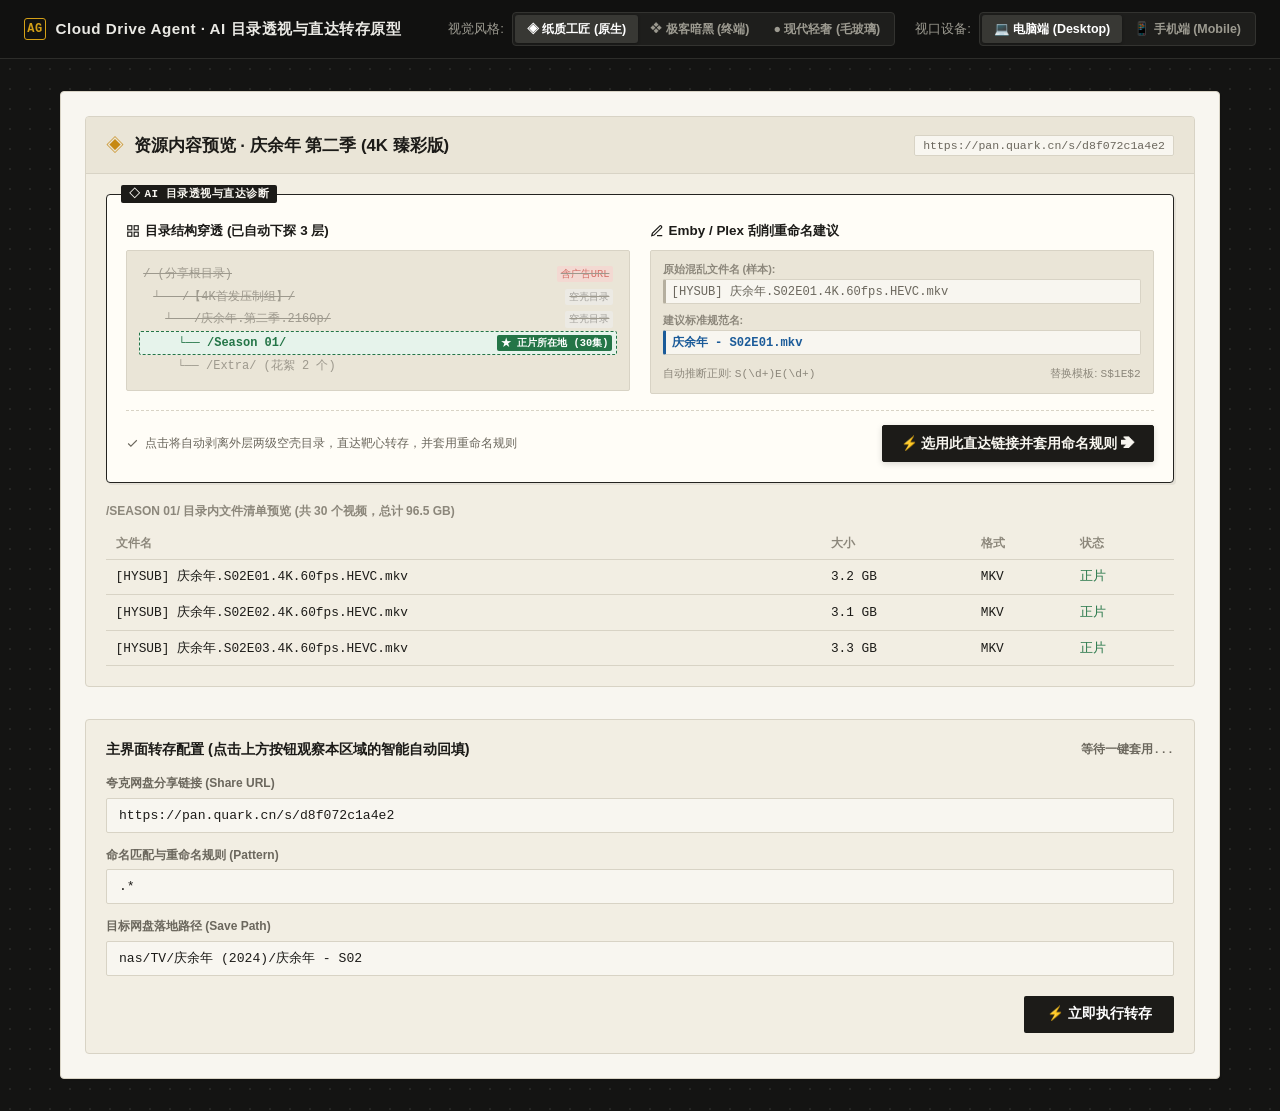
<file: app/static/demo-preview-agent.html>
<!DOCTYPE html>
<html lang="zh-CN">
<head>
  <meta charset="UTF-8">
  <meta name="viewport" content="width=device-width, initial-scale=1.0">
  <title>Cloud Drive Agent - AI 目录透视与直达转存原型设计方案</title>
  <style>
    /* ============================================================
       0. 全局重置与控制台工具栏样式
       ============================================================ */
    *, *::before, *::after {
      box-sizing: border-box;
      margin: 0;
      padding: 0;
    }

    body {
      font-family: -apple-system, BlinkMacSystemFont, "Segoe UI", Roboto, "PingFang SC", "Hiragino Sans GB", "Microsoft YaHei", sans-serif;
      background-color: #1a1a19;
      color: #eae9e4;
      min-height: 100vh;
      display: flex;
      flex-direction: column;
    }

    /* 顶部控制栏 */
    .top-control-bar {
      position: sticky;
      top: 0;
      z-index: 9999;
      background: #111110;
      border-bottom: 1px solid #2d2d2a;
      padding: 0.75rem 1.5rem;
      display: flex;
      align-items: center;
      justify-content: space-between;
      flex-wrap: wrap;
      gap: 1rem;
    }

    .brand-title {
      display: flex;
      align-items: center;
      gap: 0.6rem;
      font-size: 0.95rem;
      font-weight: 700;
      letter-spacing: 0.5px;
    }

    .brand-title .cad-badge {
      display: inline-flex;
      align-items: center;
      justify-content: center;
      width: 22px;
      height: 22px;
      border: 1px solid #d4a017;
      color: #d4a017;
      font-size: 0.75rem;
      font-family: monospace;
      border-radius: 3px;
    }

    .control-groups {
      display: flex;
      align-items: center;
      gap: 1.25rem;
      flex-wrap: wrap;
    }

    .control-item {
      display: flex;
      align-items: center;
      gap: 0.5rem;
      font-size: 0.82rem;
      color: #9c9a90;
    }

    .theme-switcher, .device-switcher {
      display: inline-flex;
      background: #1e1e1c;
      border: 1px solid #333330;
      border-radius: 4px;
      padding: 2px;
    }

    .switcher-btn {
      background: transparent;
      border: none;
      color: #9c9a90;
      padding: 0.35rem 0.75rem;
      font-size: 0.78rem;
      font-weight: 600;
      cursor: pointer;
      border-radius: 3px;
      transition: all 0.15s ease;
      display: inline-flex;
      align-items: center;
      gap: 4px;
    }

    .switcher-btn:hover {
      color: #eae9e4;
    }

    .switcher-btn.active {
      background: #383834;
      color: #ffffff;
      box-shadow: 0 1px 3px rgba(0,0,0,0.3);
    }

    /* 舞台主容器 */
    .stage-wrapper {
      flex: 1;
      display: flex;
      align-items: center;
      justify-content: center;
      padding: 2rem 1rem;
      background: #141413;
      background-image: radial-gradient(#262624 1px, transparent 1px);
      background-size: 20px 20px;
      transition: all 0.3s ease;
    }

    /* 设备外壳 */
    .device-frame {
      width: 100%;
      max-width: 1160px;
      min-height: 820px;
      transition: all 0.35s cubic-bezier(0.16, 1, 0.3, 1);
      position: relative;
    }

    /* 手机模式外壳模拟器 */
    .device-frame.mode-mobile {
      max-width: 395px;
      min-height: 780px;
      height: 780px;
      border: 10px solid #2d2d2a;
      border-radius: 46px;
      box-shadow: 0 25px 60px rgba(0,0,0,0.7), inset 0 0 0 2px #444;
      overflow: hidden;
      display: flex;
      flex-direction: column;
      background: #fff;
    }

    .mobile-notch {
      display: none;
      height: 28px;
      background: #2d2d2a;
      width: 130px;
      margin: 0 auto;
      border-bottom-left-radius: 14px;
      border-bottom-right-radius: 14px;
      position: absolute;
      top: 0;
      left: 50%;
      transform: translateX(-50%);
      z-index: 9999;
    }

    .device-frame.mode-mobile .mobile-notch {
      display: block;
    }

    .device-frame.mode-mobile .app-container {
      overflow-y: auto;
      height: 100%;
      padding-top: 1rem;
    }

    /* ============================================================
       1. 风格定义体系 (Theme Tokens)
       ============================================================ */

    /* 风格 A: ArtCraft 纸质工匠风 (原生默认，极简墨色、细线框、纸质温润感) */
    .theme-artcraft {
      --bg-page: #f8f6f0;
      --bg-card: #f2eee3;
      --bg-card-sub: #eae5d7;
      --bg-highlight: #fffdf7;
      --border-color: #d8d3c5;
      --border-dark: #242320;
      --border-dashed: #b5af9f;
      --text-main: #1c1b18;
      --text-muted: #6b675d;
      --text-sub: #8c877b;
      --accent: #1c1b18;
      --accent-gold: #c78912;
      --accent-gold-bg: rgba(199, 137, 18, 0.08);
      --accent-green: #247547;
      --accent-green-bg: #e6f3eb;
      --accent-blue: #1b5b99;
      --accent-blue-bg: #e7f0f9;
      --accent-red: #b3261e;
      --font-mono: ui-monospace, SFMono-Regular, Menlo, Monaco, Consolas, monospace;
      --radius-sm: 2px;
      --radius-md: 4px;
      --shadow-card: 2px 2px 0px rgba(0,0,0,0.06);
    }

    /* 风格 B: Cyber Terminal 极客暗黑风 (黑底、高亮青蓝、微光发光、代码终端感) */
    .theme-cyber {
      --bg-page: #0c0e12;
      --bg-card: #141820;
      --bg-card-sub: #1b212c;
      --bg-highlight: #202735;
      --border-color: #273142;
      --border-dark: #40526e;
      --border-dashed: #36445a;
      --text-main: #e6edf3;
      --text-muted: #8b949e;
      --text-sub: #6e7681;
      --accent: #58a6ff;
      --accent-gold: #f0883e;
      --accent-gold-bg: rgba(240, 136, 62, 0.12);
      --accent-green: #3fb950;
      --accent-green-bg: rgba(63, 185, 80, 0.12);
      --accent-blue: #38bdf8;
      --accent-blue-bg: rgba(56, 189, 248, 0.12);
      --accent-red: #f85149;
      --font-mono: "JetBrains Mono", Consolas, "Fira Code", monospace;
      --radius-sm: 4px;
      --radius-md: 8px;
      --shadow-card: 0 4px 16px rgba(0,0,0,0.4);
    }

    /* 风格 C: Modern Clean 现代毛玻璃轻奢风 (柔光白/现代微渐变、圆角多、丝滑) */
    .theme-modern {
      --bg-page: #f0f2f5;
      --bg-card: #ffffff;
      --bg-card-sub: #f7f8fa;
      --bg-highlight: #ffffff;
      --border-color: #e2e6ea;
      --border-dark: #ced4da;
      --border-dashed: #c3cad1;
      --text-main: #1e293b;
      --text-muted: #64748b;
      --text-sub: #94a3b8;
      --accent: #3b82f6;
      --accent-gold: #f59e0b;
      --accent-gold-bg: #fef3c7;
      --accent-green: #10b981;
      --accent-green-bg: #d1fae5;
      --accent-blue: #0284c7;
      --accent-blue-bg: #e0f2fe;
      --accent-red: #ef4444;
      --font-mono: ui-monospace, SFMono-Regular, monospace;
      --radius-sm: 8px;
      --radius-md: 14px;
      --shadow-card: 0 10px 30px -5px rgba(0, 0, 0, 0.05), 0 0 1px 1px rgba(0, 0, 0, 0.02);
    }

    /* ============================================================
       2. 应用主体模拟界面
       ============================================================ */
    .app-container {
      background-color: var(--bg-page);
      color: var(--text-main);
      padding: 1.5rem;
      border-radius: var(--radius-md);
      border: 1px solid var(--border-color);
      box-shadow: var(--shadow-card);
      transition: background-color 0.25s ease, color 0.25s ease, border-color 0.25s ease;
    }

    /* 弹窗容器 */
    .preview-modal-mock {
      background: var(--bg-card);
      border: 1px solid var(--border-color);
      border-radius: var(--radius-md);
      overflow: hidden;
      margin-bottom: 2rem;
    }

    .modal-header-row {
      padding: 1rem 1.25rem;
      border-bottom: 1px solid var(--border-color);
      display: flex;
      align-items: center;
      justify-content: space-between;
      gap: 1rem;
      background: var(--bg-card-sub);
    }

    .modal-title-group {
      display: flex;
      align-items: center;
      gap: 0.6rem;
    }

    .modal-title {
      font-size: 1.05rem;
      font-weight: 700;
      color: var(--text-main);
    }

    .modal-share-badge {
      font-family: var(--font-mono);
      font-size: 0.72rem;
      color: var(--text-muted);
      background: var(--bg-page);
      padding: 0.2rem 0.5rem;
      border-radius: var(--radius-sm);
      border: 1px solid var(--border-color);
      word-break: break-all;
    }

    /* 核心亮点：AI 结构透视与智能直达建议卡片 */
    .ai-insight-card {
      margin: 1.25rem;
      background: var(--bg-highlight);
      border: 1.5px solid var(--border-dark);
      border-radius: var(--radius-md);
      padding: 1.2rem;
      position: relative;
      box-shadow: var(--shadow-card);
    }

    .ai-card-badge-corner {
      position: absolute;
      top: -10px;
      left: 14px;
      background: var(--accent);
      color: var(--bg-page);
      font-size: 0.68rem;
      font-weight: 800;
      font-family: var(--font-mono);
      padding: 2px 8px;
      border-radius: var(--radius-sm);
      display: inline-flex;
      align-items: center;
      gap: 4px;
      letter-spacing: 0.5px;
    }

    .insight-grid {
      display: grid;
      grid-template-columns: 1fr 1fr;
      gap: 1.2rem;
      margin-top: 0.5rem;
    }

    @media (max-width: 768px) {
      .insight-grid {
        grid-template-columns: 1fr;
      }
    }

    .device-frame.mode-mobile .insight-grid {
      grid-template-columns: 1fr;
    }

    /* 结构透视部分 */
    .insight-col-title {
      font-size: 0.84rem;
      font-weight: 700;
      color: var(--text-main);
      display: flex;
      align-items: center;
      gap: 5px;
      margin-bottom: 0.6rem;
    }

    /* 目录树可视化微缩图 */
    .tree-visual-box {
      background: var(--bg-card-sub);
      border: 1px solid var(--border-color);
      border-radius: var(--radius-sm);
      padding: 0.75rem;
      font-family: var(--font-mono);
      font-size: 0.75rem;
      line-height: 1.55;
    }

    .tree-node {
      display: flex;
      align-items: center;
      gap: 6px;
      padding: 2px 4px;
      border-radius: 2px;
      color: var(--text-muted);
    }

    .tree-node.waste-level {
      text-decoration: line-through;
      opacity: 0.6;
    }

    .tree-node.target-level {
      background: var(--accent-green-bg);
      color: var(--accent-green);
      font-weight: 700;
      border: 1px dashed var(--accent-green);
    }

    .tree-node-tag {
      font-size: 0.65rem;
      padding: 0 4px;
      border-radius: 2px;
      margin-left: auto;
    }

    /* 重命名对比卡片 */
    .rename-compare-box {
      background: var(--bg-card-sub);
      border: 1px solid var(--border-color);
      border-radius: var(--radius-sm);
      padding: 0.75rem;
      display: flex;
      flex-direction: column;
      gap: 0.6rem;
    }

    .rename-row {
      display: flex;
      flex-direction: column;
      gap: 2px;
    }

    .rename-label {
      font-size: 0.68rem;
      font-weight: 700;
      color: var(--text-sub);
      text-transform: uppercase;
    }

    .rename-val {
      font-family: var(--font-mono);
      font-size: 0.76rem;
      word-break: break-all;
      padding: 3px 6px;
      background: var(--bg-page);
      border: 1px solid var(--border-color);
      border-radius: var(--radius-sm);
    }

    .rename-val.val-old {
      color: var(--text-muted);
      border-left: 3px solid var(--border-dashed);
    }

    .rename-val.val-new {
      color: var(--accent-blue);
      border-left: 3px solid var(--accent-blue);
      font-weight: 600;
    }

    /* 动作按钮区 */
    .insight-action-bar {
      margin-top: 1rem;
      padding-top: 0.85rem;
      border-top: 1px dashed var(--border-color);
      display: flex;
      align-items: center;
      justify-content: space-between;
      flex-wrap: wrap;
      gap: 0.8rem;
    }

    .insight-action-desc {
      font-size: 0.76rem;
      color: var(--text-muted);
      display: flex;
      align-items: center;
      gap: 6px;
    }

    .btn-apply-direct {
      background: var(--accent);
      color: var(--bg-page);
      border: 1px solid var(--accent);
      padding: 0.55rem 1.1rem;
      font-size: 0.85rem;
      font-weight: 700;
      border-radius: var(--radius-sm);
      cursor: pointer;
      display: inline-flex;
      align-items: center;
      gap: 6px;
      transition: all 0.15s ease;
      box-shadow: 0 2px 6px rgba(0,0,0,0.15);
    }

    .btn-apply-direct:hover {
      opacity: 0.9;
      transform: translateY(-1px);
    }

    .btn-apply-direct:active {
      transform: translateY(0);
    }

    /* 传统底层文件列表预览 */
    .file-list-preview-section {
      padding: 0 1.25rem 1.25rem;
    }

    .file-table-mock {
      width: 100%;
      border-collapse: collapse;
      font-size: 0.8rem;
      font-family: var(--font-mono);
    }

    .file-table-mock th {
      text-align: left;
      padding: 0.5rem 0.6rem;
      border-bottom: 1px solid var(--border-color);
      color: var(--text-sub);
      font-weight: 600;
      font-size: 0.72rem;
    }

    .file-table-mock td {
      padding: 0.55rem 0.6rem;
      border-bottom: 1px solid var(--border-color);
      color: var(--text-main);
    }

    /* 主界面转存卡片模拟 (展示一键套用后的联动效果) */
    .main-transfer-card-mock {
      background: var(--bg-card);
      border: 1px solid var(--border-color);
      border-radius: var(--radius-md);
      padding: 1.25rem;
      position: relative;
    }

    .main-card-title {
      font-size: 0.9rem;
      font-weight: 700;
      margin-bottom: 1rem;
      display: flex;
      align-items: center;
      justify-content: space-between;
    }

    .form-row {
      display: flex;
      flex-direction: column;
      gap: 0.35rem;
      margin-bottom: 0.9rem;
    }

    .form-row label {
      font-size: 0.75rem;
      font-weight: 600;
      color: var(--text-muted);
    }

    .form-input-mock {
      background: var(--bg-page);
      border: 1px solid var(--border-color);
      color: var(--text-main);
      padding: 0.55rem 0.75rem;
      font-size: 0.82rem;
      font-family: var(--font-mono);
      border-radius: var(--radius-sm);
      transition: all 0.3s ease;
      width: 100%;
    }

    /* 高亮发光回填动画 */
    .form-input-mock.flash-highlight {
      border-color: var(--accent-gold) !important;
      background: var(--accent-gold-bg) !important;
      box-shadow: 0 0 0 3px rgba(245, 158, 11, 0.2);
    }

    .transfer-actions-row {
      display: flex;
      justify-content: flex-end;
      gap: 0.75rem;
      margin-top: 1.25rem;
    }

    .btn-transfer-run {
      background: #1c1b18;
      color: #fff;
      padding: 0.6rem 1.4rem;
      font-size: 0.85rem;
      font-weight: 700;
      border: none;
      border-radius: var(--radius-sm);
      cursor: pointer;
    }
  </style>
</head>
<body>

  <!-- 顶部控制条 (风格选择 & 电脑端/手机端视口切换) -->
  <header class="top-control-bar">
    <div class="brand-title">
      <span class="cad-badge">AG</span>
      <span>Cloud Drive Agent · AI 目录透视与直达转存原型</span>
    </div>

    <div class="control-groups">
      <!-- 风格切换 -->
      <div class="control-item">
        <span>视觉风格:</span>
        <div class="theme-switcher">
          <button class="switcher-btn active" onclick="setTheme('artcraft', this)">
            <span>◈ 纸质工匠 (原生)</span>
          </button>
          <button class="switcher-btn" onclick="setTheme('cyber', this)">
            <span>❖ 极客暗黑 (终端)</span>
          </button>
          <button class="switcher-btn" onclick="setTheme('modern', this)">
            <span>● 现代轻奢 (毛玻璃)</span>
          </button>
        </div>
      </div>

      <!-- 设备视口切换 -->
      <div class="control-item">
        <span>视口设备:</span>
        <div class="device-switcher">
          <button class="switcher-btn active" onclick="setDevice('desktop', this)">
            <span>💻 电脑端 (Desktop)</span>
          </button>
          <button class="switcher-btn" onclick="setDevice('mobile', this)">
            <span>📱 手机端 (Mobile)</span>
          </button>
        </div>
      </div>
    </div>
  </header>

  <!-- 原型舞台 -->
  <main class="stage-wrapper">
    <div class="device-frame theme-artcraft" id="device-frame">
      <div class="mobile-notch"></div>

      <div class="app-container" id="app-container">
        
        <!-- 模块一：【🔍 预览弹窗内部】AI 结构透视与直达建议卡片 -->
        <div class="preview-modal-mock">
          <div class="modal-header-row">
            <div class="modal-title-group">
              <span style="color:var(--accent-gold);font-size:1.1rem;">◈</span>
              <h2 class="modal-title">资源内容预览 · 庆余年 第二季 (4K 臻彩版)</h2>
            </div>
            <span class="modal-share-badge">https://pan.quark.cn/s/d8f072c1a4e2</span>
          </div>

          <!-- 核心功能卡片：AI 结构透视与智能决策 -->
          <div class="ai-insight-card">
            <div class="ai-card-badge-corner">
              <span>◇</span> AI 目录透视与直达诊断
            </div>

            <div class="insight-grid">
              <!-- 左侧：目录树扁平透视 -->
              <div>
                <div class="insight-col-title">
                  <svg width="14" height="14" viewBox="0 0 24 24" fill="none" stroke="currentColor" stroke-width="2"><rect x="3" y="3" width="7" height="7"/><rect x="14" y="3" width="7" height="7"/><rect x="14" y="14" width="7" height="7"/><rect x="3" y="14" width="7" height="7"/></svg>
                  <span>目录结构穿透 (已自动下探 3 层)</span>
                </div>
                <div class="tree-visual-box">
                  <div class="tree-node waste-level">
                    <span>/ (分享根目录)</span>
                    <span class="tree-node-tag" style="background:#fad2cf;color:#c5221f;">含广告URL</span>
                  </div>
                  <div class="tree-node waste-level" style="padding-left:14px;">
                    <span>└── /【4K首发压制组】/</span>
                    <span class="tree-node-tag" style="background:#eee;color:#777;">空壳目录</span>
                  </div>
                  <div class="tree-node waste-level" style="padding-left:26px;">
                    <span>    └── /庆余年.第二季.2160p/</span>
                    <span class="tree-node-tag" style="background:#eee;color:#777;">空壳目录</span>
                  </div>
                  <div class="tree-node target-level" style="padding-left:38px;">
                    <span>        └── /Season 01/</span>
                    <span class="tree-node-tag" style="background:var(--accent-green);color:#fff;">★ 正片所在地 (30集)</span>
                  </div>
                  <div class="tree-node" style="padding-left:38px;opacity:0.6;">
                    <span>        └── /Extra/ (花絮 2 个)</span>
                  </div>
                </div>
              </div>

              <!-- 右侧：智能重命名建议 -->
              <div>
                <div class="insight-col-title">
                  <svg width="14" height="14" viewBox="0 0 24 24" fill="none" stroke="currentColor" stroke-width="2"><path d="M12 20h9"/><path d="M16.5 3.5a2.121 2.121 0 0 1 3 3L7 19l-4 1 1-4L16.5 3.5z"/></svg>
                  <span>Emby / Plex 刮削重命名建议</span>
                </div>
                <div class="rename-compare-box">
                  <div class="rename-row">
                    <span class="rename-label">原始混乱文件名 (样本):</span>
                    <div class="rename-val val-old">[HYSUB] 庆余年.S02E01.4K.60fps.HEVC.mkv</div>
                  </div>
                  <div class="rename-row">
                    <span class="rename-label">建议标准规范名:</span>
                    <div class="rename-val val-new">庆余年 - S02E01.mkv</div>
                  </div>
                  <div style="font-size:0.7rem;color:var(--text-sub);display:flex;align-items:center;justify-content:space-between;margin-top:2px;">
                    <span>自动推断正则: <code>S(\d+)E(\d+)</code></span>
                    <span>替换模板: <code>S$1E$2</code></span>
                  </div>
                </div>
              </div>
            </div>

            <!-- 关键动作区：一键直达与回填 -->
            <div class="insight-action-bar">
              <div class="insight-action-desc">
                <svg width="13" height="13" viewBox="0 0 24 24" fill="none" stroke="currentColor" stroke-width="2"><polyline points="20 6 9 17 4 12"/></svg>
                <span>点击将自动剥离外层两级空壳目录，直达靶心转存，并套用重命名规则</span>
              </div>
              <button type="button" class="btn-apply-direct" id="btn-trigger-apply" onclick="applyDirectUrlDemo()">
                <span>⚡ 选用此直达链接并套用命名规则 ➔</span>
              </button>
            </div>
          </div>

          <!-- 底层文件清单预览 -->
          <div class="file-list-preview-section">
            <div style="font-size:0.75rem;font-weight:700;color:var(--text-sub);margin-bottom:0.5rem;text-transform:uppercase;">
              /Season 01/ 目录内文件清单预览 (共 30 个视频，总计 96.5 GB)
            </div>
            <table class="file-table-mock">
              <thead>
                <tr>
                  <th>文件名</th>
                  <th>大小</th>
                  <th>格式</th>
                  <th>状态</th>
                </tr>
              </thead>
              <tbody>
                <tr>
                  <td>[HYSUB] 庆余年.S02E01.4K.60fps.HEVC.mkv</td>
                  <td>3.2 GB</td>
                  <td>MKV</td>
                  <td style="color:var(--accent-green);">正片</td>
                </tr>
                <tr>
                  <td>[HYSUB] 庆余年.S02E02.4K.60fps.HEVC.mkv</td>
                  <td>3.1 GB</td>
                  <td>MKV</td>
                  <td style="color:var(--accent-green);">正片</td>
                </tr>
                <tr>
                  <td>[HYSUB] 庆余年.S02E03.4K.60fps.HEVC.mkv</td>
                  <td>3.3 GB</td>
                  <td>MKV</td>
                  <td style="color:var(--accent-green);">正片</td>
                </tr>
              </tbody>
            </table>
          </div>
        </div>

        <!-- 模块二：主转存执行弹窗界面 (模拟回填联动效果) -->
        <div class="main-transfer-card-mock">
          <div class="main-card-title">
            <span>主界面转存配置 (点击上方按钮观察本区域的智能自动回填)</span>
            <span id="apply-status-tag" style="font-size:0.72rem;font-family:var(--font-mono);color:var(--text-muted);">等待一键套用...</span>
          </div>

          <div class="form-row">
            <label>夸克网盘分享链接 (Share URL)</label>
            <input type="text" class="form-input-mock" id="mock-main-shareurl" value="https://pan.quark.cn/s/d8f072c1a4e2" readonly>
          </div>

          <div class="form-row">
            <label>命名匹配与重命名规则 (Pattern)</label>
            <input type="text" class="form-input-mock" id="mock-main-pattern" value=".*" readonly>
          </div>

          <div class="form-row">
            <label>目标网盘落地路径 (Save Path)</label>
            <input type="text" class="form-input-mock" id="mock-main-savepath" value="nas/TV/庆余年 (2024)/庆余年 - S02" readonly>
          </div>

          <div class="transfer-actions-row">
            <button type="button" class="btn-transfer-run" onclick="alert('演示模式：已成功触发立即转存！')">⚡ 立即执行转存</button>
          </div>
        </div>

      </div>
    </div>
  </main>

  <script>
    // 切换风格函数
    function setTheme(themeName, btn) {
      const frame = document.getElementById('device-frame');
      frame.classList.remove('theme-artcraft', 'theme-cyber', 'theme-modern');
      frame.classList.add(`theme-${themeName}`);

      document.querySelectorAll('.theme-switcher .switcher-btn').forEach(b => b.classList.remove('active'));
      if (btn) btn.classList.add('active');
    }

    // 切换电脑端/手机端视口
    function setDevice(deviceName, btn) {
      const frame = document.getElementById('device-frame');
      if (deviceName === 'mobile') {
        frame.classList.add('mode-mobile');
      } else {
        frame.classList.remove('mode-mobile');
      }

      document.querySelectorAll('.device-switcher .switcher-btn').forEach(b => b.classList.remove('active'));
      if (btn) btn.classList.add('active');
    }

    // 模拟一键直达与回填动画
    function applyDirectUrlDemo() {
      const urlInput = document.getElementById('mock-main-shareurl');
      const patternInput = document.getElementById('mock-main-pattern');
      const statusTag = document.getElementById('apply-status-tag');
      const btn = document.getElementById('btn-trigger-apply');

      // 更新为主正片直达链接 (带 #/list/share/{fid})
      urlInput.value = 'https://pan.quark.cn/s/d8f072c1a4e2#/list/share/65a8820f1b-Season%2001';
      patternInput.value = 'S(\\d+)E(\\d+) -> S$1E$2 [AI精准规则]';
      
      statusTag.innerText = '✓ 已完成直达链接回填与命名注入';
      statusTag.style.color = 'var(--accent-green)';

      // 闪烁高亮动画
      urlInput.classList.add('flash-highlight');
      patternInput.classList.add('flash-highlight');

      btn.innerText = '✓ 已成功套用并直达底层正片';
      btn.style.background = 'var(--accent-green)';

      // 页面滚动平滑聚焦到转存主表单
      document.querySelector('.main-transfer-card-mock').scrollIntoView({ behavior: 'smooth', block: 'nearest' });

      setTimeout(() => {
        urlInput.classList.remove('flash-highlight');
        patternInput.classList.remove('flash-highlight');
      }, 1500);
    }
  </script>
</body>
</html>
</file>
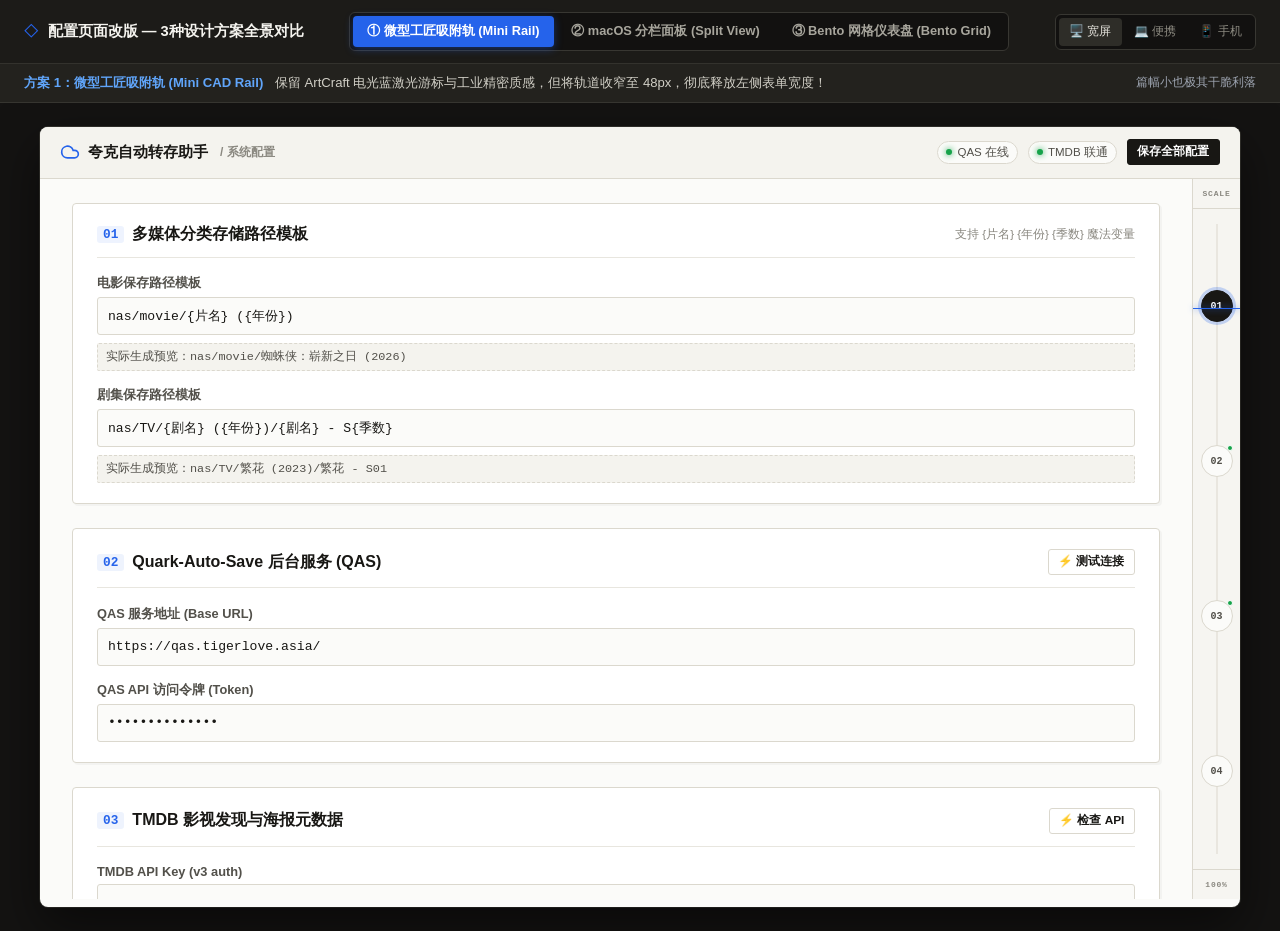
<file: app/static/demo-settings-options.html>
<!DOCTYPE html>
<html lang="zh-CN">
<head>
  <meta charset="UTF-8">
  <meta name="viewport" content="width=device-width, initial-scale=1.0">
  <title>系统配置页面 — 3种全新轻量展示方案预览体验</title>
  <style>
    /* 全局变量与配色：沿用 CodeGraph / ArtCraft 温暖工匠纸质风格 */
    :root {
      --cg-paper: #fbfbf9;
      --cg-paper-2: #f4f3ee;
      --cg-paper-press: #eae8e1;
      --cg-ink: #181714;
      --cg-ink-2: #52504a;
      --cg-ink-3: #8a8880;
      --cg-rule: #dbd8ce;
      --cg-rule-soft: #e8e6df;
      --cg-accent: #2563eb;
      --cg-accent-soft: rgba(37, 99, 235, 0.08);
      --cg-success: #16a34a;
      --cg-success-soft: rgba(22, 163, 74, 0.1);
      --font-mono: "SF Mono", "JetBrains Mono", Consolas, "Courier New", monospace;
      --font-ui: -apple-system, BlinkMacSystemFont, "Segoe UI", Roboto, "PingFang SC", "Hiragino Sans GB", sans-serif;
    }

    *, *::before, *::after {
      box-sizing: border-box;
      margin: 0;
      padding: 0;
    }

    body {
      font-family: var(--font-ui);
      background-color: #141312;
      color: var(--cg-ink);
      min-height: 100vh;
      display: flex;
      flex-direction: column;
    }

    /* 顶部控制栏 */
    .top-toolbar {
      position: sticky;
      top: 0;
      z-index: 9999;
      background: #1c1b18;
      border-bottom: 1px solid #33322d;
      padding: 0.75rem 1.5rem;
      display: flex;
      align-items: center;
      justify-content: space-between;
      gap: 1rem;
      flex-wrap: wrap;
    }

    .brand-title {
      display: flex;
      align-items: center;
      gap: 0.6rem;
      color: #f5f4ef;
      font-size: 0.92rem;
      font-weight: 700;
    }

    .cad-diamond {
      color: #2563eb;
      font-size: 0.85rem;
    }

    .scheme-tabs {
      display: flex;
      background: #121110;
      padding: 3px;
      border-radius: 6px;
      border: 1px solid #383732;
      gap: 3px;
    }

    .scheme-btn {
      background: transparent;
      border: none;
      color: #a8a69d;
      padding: 0.45rem 0.9rem;
      border-radius: 4px;
      font-size: 0.8rem;
      font-weight: 600;
      cursor: pointer;
      display: flex;
      align-items: center;
      gap: 6px;
      transition: all 0.18s ease;
    }

    .scheme-btn:hover {
      color: #ffffff;
      background: rgba(255, 255, 255, 0.05);
    }

    .scheme-btn.active {
      background: #2563eb;
      color: #ffffff;
      box-shadow: 0 2px 8px rgba(37, 99, 235, 0.4);
    }

    .device-switcher {
      display: flex;
      background: #121110;
      padding: 3px;
      border-radius: 6px;
      border: 1px solid #383732;
      gap: 2px;
    }

    .device-btn {
      background: transparent;
      border: none;
      color: #8c8a80;
      padding: 0.35rem 0.65rem;
      border-radius: 4px;
      font-size: 0.75rem;
      cursor: pointer;
      display: flex;
      align-items: center;
      gap: 4px;
    }

    .device-btn.active {
      background: #2e2d28;
      color: #eae8e1;
    }

    /* 方案描述提示条 */
    .scheme-desc-bar {
      background: #23221e;
      border-bottom: 1px solid #363530;
      padding: 0.6rem 1.5rem;
      font-size: 0.82rem;
      color: #d1cfc6;
      display: flex;
      align-items: center;
      justify-content: space-between;
    }

    .scheme-desc-bar strong {
      color: #60a5fa;
      margin-right: 0.5rem;
    }

    /* 预览画布外容器 */
    .preview-stage {
      flex: 1;
      display: flex;
      justify-content: center;
      align-items: flex-start;
      padding: 1.5rem;
      background: #141312;
      overflow-y: auto;
    }

    /* 模拟设备外壳容器 */
    .device-frame {
      width: 100%;
      max-width: 1200px;
      min-height: 780px;
      background: var(--cg-paper);
      border-radius: 8px;
      box-shadow: 0 20px 50px rgba(0, 0, 0, 0.5), 0 0 0 1px #33322d;
      overflow: hidden;
      display: flex;
      flex-direction: column;
      position: relative;
      transition: max-width 0.3s cubic-bezier(0.16, 1, 0.3, 1);
    }

    .device-frame.mode-laptop {
      max-width: 960px;
    }

    .device-frame.mode-mobile {
      max-width: 420px;
      min-height: 800px;
      border-radius: 36px;
      box-shadow: 0 25px 60px rgba(0, 0, 0, 0.6), 0 0 0 8px #2b2a26;
    }

    /* 模拟顶部应用栏 */
    .mock-app-header {
      height: 52px;
      background: var(--cg-paper-2);
      border-bottom: 1px solid var(--cg-rule);
      display: flex;
      align-items: center;
      justify-content: space-between;
      padding: 0 1.25rem;
      flex-shrink: 0;
    }

    .mock-brand {
      display: flex;
      align-items: center;
      gap: 8px;
      font-weight: 700;
      font-size: 0.95rem;
    }

    .mock-header-actions {
      display: flex;
      align-items: center;
      gap: 10px;
    }

    .status-pill {
      font-size: 0.72rem;
      display: inline-flex;
      align-items: center;
      gap: 5px;
      padding: 3px 8px;
      background: var(--cg-paper);
      border: 1px solid var(--cg-rule);
      border-radius: 12px;
      color: var(--cg-ink-2);
    }

    .status-dot {
      width: 6px;
      height: 6px;
      border-radius: 50%;
      background: var(--cg-success);
      box-shadow: 0 0 6px var(--cg-success);
    }

    /* 通用输入框和卡片样式 */
    .cg-card {
      background: #ffffff;
      border: 1px solid var(--cg-rule);
      border-radius: 4px;
      padding: 1.25rem 1.5rem;
      box-shadow: 2px 2px 0px rgba(0, 0, 0, 0.03);
    }

    .cg-card-header {
      display: flex;
      align-items: center;
      justify-content: space-between;
      border-bottom: 1px solid var(--cg-rule-soft);
      padding-bottom: 0.75rem;
      margin-bottom: 1.1rem;
    }

    .cg-card-title {
      font-size: 1rem;
      font-weight: 800;
      display: flex;
      align-items: center;
      gap: 8px;
      color: var(--cg-ink);
    }

    .cg-card-title .card-idx {
      font-family: var(--font-mono);
      font-size: 0.8rem;
      color: var(--cg-accent);
      background: var(--cg-accent-soft);
      padding: 1px 6px;
      border-radius: 3px;
    }

    .form-group {
      display: flex;
      flex-direction: column;
      gap: 5px;
      margin-bottom: 1rem;
    }

    .form-group:last-child {
      margin-bottom: 0;
    }

    .form-label {
      font-size: 0.8rem;
      font-weight: 700;
      color: var(--cg-ink-2);
      display: flex;
      justify-content: space-between;
      align-items: center;
    }

    .form-label-tip {
      font-size: 0.72rem;
      font-weight: normal;
      color: var(--cg-ink-3);
    }

    .input-text {
      width: 100%;
      height: 38px;
      padding: 0 10px;
      font-family: var(--font-mono);
      font-size: 0.82rem;
      background: #fbfbf9;
      border: 1px solid var(--cg-rule);
      border-radius: 3px;
      color: var(--cg-ink);
      transition: all 0.15s ease;
    }

    .input-text:focus {
      outline: none;
      border-color: #2563eb;
      background: #ffffff;
      box-shadow: 0 0 0 2px rgba(37, 99, 235, 0.12);
    }

    .input-desc {
      font-size: 0.72rem;
      color: var(--cg-ink-3);
      line-height: 1.4;
      margin-top: 2px;
    }

    .path-preview-box {
      font-family: var(--font-mono);
      font-size: 0.74rem;
      color: var(--cg-ink-2);
      background: var(--cg-paper-2);
      padding: 5px 8px;
      border-radius: 2px;
      margin-top: 3px;
      border: 1px dashed var(--cg-rule);
      word-break: break-all;
    }

    .btn {
      display: inline-flex;
      align-items: center;
      justify-content: center;
      gap: 6px;
      padding: 0.5rem 1.1rem;
      font-size: 0.84rem;
      font-weight: 700;
      border-radius: 3px;
      border: 1px solid var(--cg-rule);
      background: #ffffff;
      color: var(--cg-ink);
      cursor: pointer;
      transition: all 0.15s ease;
    }

    .btn:hover {
      background: var(--cg-paper-press);
    }

    .btn-primary {
      background: #181714;
      color: #ffffff;
      border-color: #181714;
    }

    .btn-primary:hover {
      background: #2b2a26;
      border-color: #2b2a26;
    }

    .btn-sm {
      padding: 0.25rem 0.6rem;
      font-size: 0.74rem;
    }

    .toggle-row {
      display: flex;
      align-items: center;
      justify-content: space-between;
      padding: 0.75rem 0.9rem;
      background: var(--cg-paper-2);
      border-radius: 3px;
      border: 1px solid var(--cg-rule-soft);
    }

    /* ============================================================
       方案 1：微型工匠吸附轨样式 (Mini CAD Rail)
       ============================================================ */
    #scheme-1-view {
      display: flex;
      height: 720px;
      position: relative;
      overflow: hidden;
    }

    .scheme-1-content {
      flex: 1;
      overflow-y: auto;
      padding: 1.5rem 2rem 3rem 2rem;
      display: flex;
      flex-direction: column;
      gap: 1.5rem;
      scroll-behavior: smooth;
    }

    /* 极细 46px 微型工匠导轨 */
    .mini-cad-rail {
      width: 48px;
      background: rgba(246, 245, 241, 0.96);
      border-left: 1px solid var(--cg-rule);
      display: flex;
      flex-direction: column;
      align-items: center;
      position: relative;
      user-select: none;
      z-index: 20;
    }

    .mini-rail-top {
      padding: 10px 0;
      border-bottom: 1px solid var(--cg-rule);
      width: 100%;
      text-align: center;
      font-family: var(--font-mono);
      font-size: 8px;
      font-weight: 800;
      color: var(--cg-ink-3);
      letter-spacing: 0.1em;
    }

    .mini-rail-track {
      flex: 1;
      width: 100%;
      position: relative;
      display: flex;
      flex-direction: column;
      justify-content: space-around;
      align-items: center;
      padding: 20px 0;
    }

    /* 轨道中央细金属线 */
    .mini-rail-centerline {
      position: absolute;
      top: 15px;
      bottom: 15px;
      width: 1px;
      background: var(--cg-rule);
      left: 50%;
      transform: translateX(-50%);
      z-index: 1;
    }

    /* 微型吸附节点 */
    .mini-rail-node {
      position: relative;
      z-index: 5;
      width: 32px;
      height: 32px;
      border-radius: 50%;
      background: var(--cg-paper);
      border: 1px solid var(--cg-rule);
      display: flex;
      align-items: center;
      justify-content: center;
      font-family: var(--font-mono);
      font-size: 10px;
      font-weight: 800;
      color: var(--cg-ink-2);
      cursor: pointer;
      transition: all 0.2s cubic-bezier(0.16, 1, 0.3, 1);
    }

    .mini-rail-node:hover {
      border-color: #2563eb;
      color: #2563eb;
      transform: scale(1.15);
      background: #ffffff;
      box-shadow: 0 4px 12px rgba(37, 99, 235, 0.15);
    }

    .mini-rail-node.active {
      background: #181714;
      color: #ffffff;
      border-color: #181714;
      box-shadow: 0 0 0 3px rgba(37, 99, 235, 0.25);
    }

    .mini-rail-node .status-dot-mini {
      position: absolute;
      top: -1px;
      right: -1px;
      width: 6px;
      height: 6px;
      border-radius: 50%;
      background: #16a34a;
      border: 1px solid #ffffff;
    }

    /* 悬停微型展开 Tooltip */
    .mini-rail-node::after {
      content: attr(data-label);
      position: absolute;
      right: 42px;
      background: #181714;
      color: #ffffff;
      padding: 4px 8px;
      border-radius: 4px;
      font-size: 11px;
      font-weight: 600;
      white-space: nowrap;
      pointer-events: none;
      opacity: 0;
      transform: translateX(6px);
      transition: all 0.18s ease;
      font-family: var(--font-ui);
    }

    .mini-rail-node:hover::after {
      opacity: 1;
      transform: translateX(0);
    }

    /* 激光游标激光线 */
    .mini-rail-laser {
      position: absolute;
      left: 0;
      right: 0;
      height: 1.5px;
      background: #2563eb;
      box-shadow: 0 0 6px #2563eb;
      z-index: 10;
      pointer-events: none;
      transition: top 0.22s cubic-bezier(0.16, 1, 0.3, 1);
    }

    /* ============================================================
       方案 2：macOS / Raycast 级分栏面板样式 (Split View)
       ============================================================ */
    #scheme-2-view {
      display: flex;
      height: 720px;
      overflow: hidden;
    }

    .split-sidebar {
      width: 230px;
      background: var(--cg-paper-2);
      border-right: 1px solid var(--cg-rule);
      padding: 1.25rem 0.75rem;
      display: flex;
      flex-direction: column;
      justify-content: space-between;
      flex-shrink: 0;
    }

    .split-nav-list {
      display: flex;
      flex-direction: column;
      gap: 4px;
    }

    .split-nav-title {
      font-size: 0.68rem;
      font-weight: 800;
      color: var(--cg-ink-3);
      letter-spacing: 0.08em;
      padding: 0 0.5rem 0.4rem;
      text-transform: uppercase;
    }

    .split-nav-item {
      display: flex;
      align-items: center;
      justify-content: space-between;
      padding: 0.65rem 0.75rem;
      border-radius: 6px;
      font-size: 0.84rem;
      font-weight: 600;
      color: var(--cg-ink-2);
      cursor: pointer;
      transition: all 0.15s ease;
    }

    .split-nav-item:hover {
      background: rgba(0, 0, 0, 0.04);
      color: var(--cg-ink);
    }

    .split-nav-item.active {
      background: #181714;
      color: #ffffff;
      box-shadow: 0 2px 6px rgba(0, 0, 0, 0.12);
    }

    .split-nav-item.active .split-nav-sub {
      color: rgba(255, 255, 255, 0.6);
    }

    .split-nav-left {
      display: flex;
      align-items: center;
      gap: 8px;
    }

    .split-nav-sub {
      font-family: var(--font-mono);
      font-size: 0.7rem;
      color: var(--cg-ink-3);
    }

    .split-main-area {
      flex: 1;
      padding: 2rem 2.5rem;
      overflow-y: auto;
      background: var(--cg-paper);
    }

    .split-panel {
      display: none;
      animation: fadeIn 0.18s ease forwards;
    }

    .split-panel.active {
      display: block;
    }

    @keyframes fadeIn {
      from { opacity: 0; transform: translateY(6px); }
      to { opacity: 1; transform: translateY(0); }
    }

    /* ============================================================
       方案 3：Bento 模块化全景网格样式 (Bento Grid)
       ============================================================ */
    #scheme-3-view {
      padding: 1.75rem 2rem;
      height: 720px;
      overflow-y: auto;
    }

    .bento-grid {
      display: grid;
      grid-template-columns: repeat(12, 1fr);
      gap: 1.25rem;
      max-width: 1050px;
      margin: 0 auto;
    }

    .bento-col-4 { grid-column: span 4; }
    .bento-col-6 { grid-column: span 6; }
    .bento-col-8 { grid-column: span 8; }
    .bento-col-12 { grid-column: span 12; }

    .bento-stat-card {
      background: #ffffff;
      border: 1px solid var(--cg-rule);
      border-radius: 6px;
      padding: 1.25rem;
      display: flex;
      flex-direction: column;
      justify-content: space-between;
      height: 100%;
    }

    .bento-badge {
      display: inline-flex;
      align-items: center;
      gap: 4px;
      padding: 2px 7px;
      font-size: 0.7rem;
      font-weight: 700;
      border-radius: 4px;
    }

    .bento-badge-success {
      background: #dcfce7;
      color: #15803d;
    }

    .bento-badge-accent {
      background: #dbeafe;
      color: #1d4ed8;
    }

    /* 移动端响应适配 */
    @media (max-width: 768px) {
      .mini-cad-rail { display: none; }
      .scheme-1-content { padding: 1rem; }
      .split-sidebar { width: 140px; padding: 0.75rem 0.5rem; }
      .split-main-area { padding: 1rem; }
      .bento-col-4, .bento-col-6, .bento-col-8 { grid-column: span 12; }
    }
  </style>
</head>
<body>

  <!-- 顶部设计方案交互控制栏 -->
  <header class="top-toolbar">
    <div class="brand-title">
      <span class="cad-diamond">◇</span>
      <span>配置页面改版 — 3种设计方案全景对比</span>
    </div>

    <div class="scheme-tabs">
      <button class="scheme-btn active" onclick="switchScheme(1)">
        <span>① 微型工匠吸附轨 (Mini Rail)</span>
      </button>
      <button class="scheme-btn" onclick="switchScheme(2)">
        <span>② macOS 分栏面板 (Split View)</span>
      </button>
      <button class="scheme-btn" onclick="switchScheme(3)">
        <span>③ Bento 网格仪表盘 (Bento Grid)</span>
      </button>
    </div>

    <div class="device-switcher">
      <button class="device-btn active" onclick="switchDevice('desktop')">🖥️ 宽屏</button>
      <button class="device-btn" onclick="switchDevice('laptop')">💻 便携</button>
      <button class="device-btn" onclick="switchDevice('mobile')">📱 手机</button>
    </div>
  </header>

  <!-- 方案说明条 -->
  <div class="scheme-desc-bar" id="scheme-desc">
    <div>
      <strong id="scheme-name">方案 1：微型工匠吸附轨 (Mini CAD Rail)</strong>
      <span id="scheme-tagline">保留 ArtCraft 电光蓝激光游标与工业精密质感，但将轨道收窄至 48px，彻底释放左侧表单宽度！</span>
    </div>
    <div style="font-size:0.75rem; color:#9ca3af;">篇幅小也极其干脆利落</div>
  </div>

  <!-- 预览交互主舞台 -->
  <main class="preview-stage">
    <div class="device-frame" id="device-frame">
      
      <!-- 模拟应用顶栏 -->
      <div class="mock-app-header">
        <div class="mock-brand">
          <svg width="20" height="20" viewBox="0 0 24 24" fill="none" stroke="#2563eb" stroke-width="2"><path d="M17.5 19H9a7 7 0 1 1 6.71-9h1.79a4.5 4.5 0 1 1 0 9Z"/></svg>
          <span>夸克自动转存助手</span>
          <span style="font-size:0.75rem; color:var(--cg-ink-3); margin-left:4px;">/ 系统配置</span>
        </div>
        <div class="mock-header-actions">
          <div class="status-pill"><span class="status-dot"></span>QAS 在线</div>
          <div class="status-pill"><span class="status-dot"></span>TMDB 联通</div>
          <button class="btn btn-primary btn-sm" onclick="alert('配置保存成功！')">保存全部配置</button>
        </div>
      </div>

      <!-- ============================================================
           方案 1 视图：微型工匠吸附导轨 (Mini CAD Rail)
           ============================================================ -->
      <div id="scheme-1-view">
        <div class="scheme-1-content" id="scheme-1-scroll" onscroll="onScheme1Scroll()">
          
          <!-- 卡片 01: 存储路径 -->
          <div class="cg-card" id="s1-card-paths">
            <div class="cg-card-header">
              <div class="cg-card-title">
                <span class="card-idx">01</span>
                <span>多媒体分类存储路径模板</span>
              </div>
              <span style="font-size:0.72rem; color:var(--cg-ink-3);">支持 {片名} {年份} {季数} 魔法变量</span>
            </div>
            <div class="form-group">
              <label class="form-label">电影保存路径模板</label>
              <input type="text" class="input-text" value="nas/movie/{片名} ({年份})">
              <div class="path-preview-box">实际生成预览：nas/movie/蜘蛛侠：崭新之日 (2026)</div>
            </div>
            <div class="form-group">
              <label class="form-label">剧集保存路径模板</label>
              <input type="text" class="input-text" value="nas/TV/{剧名} ({年份})/{剧名} - S{季数}">
              <div class="path-preview-box">实际生成预览：nas/TV/繁花 (2023)/繁花 - S01</div>
            </div>
          </div>

          <!-- 卡片 02: QAS 服务对接 -->
          <div class="cg-card" id="s1-card-qas">
            <div class="cg-card-header">
              <div class="cg-card-title">
                <span class="card-idx">02</span>
                <span>Quark-Auto-Save 后台服务 (QAS)</span>
              </div>
              <button class="btn btn-sm" onclick="alert('QAS 服务状态正常 (9ms)')">⚡ 测试连接</button>
            </div>
            <div class="form-group">
              <label class="form-label">QAS 服务地址 (Base URL)</label>
              <input type="text" class="input-text" value="https://qas.tigerlove.asia/">
            </div>
            <div class="form-group">
              <label class="form-label">QAS API 访问令牌 (Token)</label>
              <input type="password" class="input-text" value="YOUR_QAS_TOKEN">
            </div>
          </div>

          <!-- 卡片 03: TMDB 元数据 -->
          <div class="cg-card" id="s1-card-tmdb">
            <div class="cg-card-header">
              <div class="cg-card-title">
                <span class="card-idx">03</span>
                <span>TMDB 影视发现与海报元数据</span>
              </div>
              <button class="btn btn-sm" onclick="alert('TMDB API 响应通畅')">⚡ 检查 API</button>
            </div>
            <div class="form-group">
              <label class="form-label">TMDB API Key (v3 auth)</label>
              <input type="password" class="input-text" value="YOUR_TMDB_API_KEY">
            </div>
            <div class="form-group">
              <label class="form-label">TMDB API 反代 / Base URL</label>
              <input type="text" class="input-text" value="https://api.themoviedb.org">
            </div>
          </div>

          <!-- 卡片 04: AI 智能体 -->
          <div class="cg-card" id="s1-card-llm">
            <div class="cg-card-header">
              <div class="cg-card-title">
                <span class="card-idx">04</span>
                <span>全网资源 AI 智能质检与规范重命名</span>
              </div>
              <button class="btn btn-sm" onclick="alert('LLM 连接通畅，模型响应正常！')">⚡ 测试模型</button>
            </div>
            <div class="toggle-row" style="margin-bottom:1rem;">
              <div>
                <strong style="font-size:0.85rem;">启用 AI 智能质检与透视</strong>
                <div style="font-size:0.74rem; color:var(--cg-ink-3);">开启后将在转存界面展现 AI 智能画质质检与目录穿透透视</div>
              </div>
              <input type="checkbox" checked style="width:18px; height:18px; accent-color:#2563eb;">
            </div>
            <div class="form-group">
              <label class="form-label">LLM API 端点 (OpenAI 兼容)</label>
              <input type="text" class="input-text" value="https://llm.tigerlove.asia/v1">
            </div>
            <div class="form-group">
              <label class="form-label">指定模型 (Model Name)</label>
              <input type="text" class="input-text" value="cn:deepseek-v4.1-flash">
            </div>
          </div>

        </div>

        <!-- 右侧精细吸附导轨 (Mini CAD Rail) -->
        <aside class="mini-cad-rail">
          <div class="mini-rail-top">SCALE</div>
          <div class="mini-rail-track" id="mini-rail-track">
            <div class="mini-rail-centerline"></div>
            <div class="mini-rail-laser" id="mini-rail-laser" style="top: 15%;"></div>

            <div class="mini-rail-node active" id="node-1" data-label="01 存储路径" onclick="scrollToS1Card('s1-card-paths', 0)">
              01
            </div>
            <div class="mini-rail-node" id="node-2" data-label="02 QAS 服务" onclick="scrollToS1Card('s1-card-qas', 1)">
              02
              <span class="status-dot-mini"></span>
            </div>
            <div class="mini-rail-node" id="node-3" data-label="03 TMDB 元数据" onclick="scrollToS1Card('s1-card-tmdb', 2)">
              03
              <span class="status-dot-mini"></span>
            </div>
            <div class="mini-rail-node" id="node-4" data-label="04 AI 智能体" onclick="scrollToS1Card('s1-card-llm', 3)">
              04
            </div>
          </div>
          <div class="mini-rail-top" style="border-top:1px solid var(--cg-rule); border-bottom:none;">100%</div>
        </aside>
      </div>

      <!-- ============================================================
           方案 2 视图：macOS / Raycast 级分栏面板 (Split View)
           ============================================================ -->
      <div id="scheme-2-view" style="display: none;">
        <!-- 左侧菜单 -->
        <aside class="split-sidebar">
          <div>
            <div class="split-nav-title">系统核心配置</div>
            <div class="split-nav-list">
              <div class="split-nav-item active" onclick="switchSplitTab('split-paths', this)">
                <div class="split-nav-left">
                  <span>📁</span>
                  <span>存储路径</span>
                </div>
                <span class="split-nav-sub">5 类别</span>
              </div>
              <div class="split-nav-item" onclick="switchSplitTab('split-qas', this)">
                <div class="split-nav-left">
                  <span>⚡</span>
                  <span>QAS 服务</span>
                </div>
                <span class="status-dot"></span>
              </div>
              <div class="split-nav-item" onclick="switchSplitTab('split-tmdb', this)">
                <div class="split-nav-left">
                  <span>🎬</span>
                  <span>TMDB 数据</span>
                </div>
                <span class="status-dot"></span>
              </div>
              <div class="split-nav-item" onclick="switchSplitTab('split-llm', this)">
                <div class="split-nav-left">
                  <span>🤖</span>
                  <span>AI 智能体</span>
                </div>
                <span class="split-nav-sub">DeepSeek</span>
              </div>
            </div>
          </div>

          <div style="padding-top:1rem; border-top:1px solid var(--cg-rule-soft);">
            <div style="font-size:0.72rem; color:var(--cg-ink-3); line-height:1.4;">
              当前引擎版本：v1.1.0<br>
              全部状态正常
            </div>
          </div>
        </aside>

        <!-- 右侧内容面板 -->
        <main class="split-main-area">
          
          <!-- 面板 1：路径 -->
          <div class="split-panel active" id="split-paths">
            <div style="margin-bottom:1.25rem;">
              <h2 style="font-size:1.15rem; font-weight:800;">多媒体存储路径规范</h2>
              <p style="font-size:0.78rem; color:var(--cg-ink-3);">定义各类影视转存到网盘时的落地目录结构，自动按年、季、剧名归类。</p>
            </div>
            <div class="cg-card">
              <div class="form-group">
                <label class="form-label">电影路径模板</label>
                <input type="text" class="input-text" value="nas/movie/{片名} ({年份})">
                <div class="path-preview-box">预览：nas/movie/蜘蛛侠：崭新之日 (2026)</div>
              </div>
              <div class="form-group">
                <label class="form-label">剧集路径模板</label>
                <input type="text" class="input-text" value="nas/TV/{剧名} ({年份})/{剧名} - S{季数}">
                <div class="path-preview-box">预览：nas/TV/繁花 (2023)/繁花 - S01</div>
              </div>
              <div class="form-group">
                <label class="form-label">动画路径模板</label>
                <input type="text" class="input-text" value="nas/动画/{剧名} ({年份})/{剧名} - S{季数}">
              </div>
            </div>
          </div>

          <!-- 面板 2：QAS -->
          <div class="split-panel" id="split-qas">
            <div style="margin-bottom:1.25rem; display:flex; justify-content:space-between; align-items:flex-end;">
              <div>
                <h2 style="font-size:1.15rem; font-weight:800;">Quark-Auto-Save 后台服务</h2>
                <p style="font-size:0.78rem; color:var(--cg-ink-3);">负责实际执行转存任务与云盘定时追更调度。</p>
              </div>
              <button class="btn btn-sm" onclick="alert('QAS 服务状态正常 (延迟 9ms)')">⚡ 一键测试</button>
            </div>
            <div class="cg-card">
              <div class="form-group">
                <label class="form-label">QAS Base URL</label>
                <input type="text" class="input-text" value="https://qas.tigerlove.asia/">
              </div>
              <div class="form-group">
                <label class="form-label">API Token</label>
                <input type="password" class="input-text" value="YOUR_QAS_TOKEN">
              </div>
            </div>
          </div>

          <!-- 面板 3：TMDB -->
          <div class="split-panel" id="split-tmdb">
            <div style="margin-bottom:1.25rem; display:flex; justify-content:space-between; align-items:flex-end;">
              <div>
                <h2 style="font-size:1.15rem; font-weight:800;">TMDB 影视发现与海报</h2>
                <p style="font-size:0.78rem; color:var(--cg-ink-3);">提供热门榜单拉取、高精度中文剧名及宽幅电影海报背景。</p>
              </div>
              <button class="btn btn-sm" onclick="alert('TMDB API 连接正常')">⚡ 测试接口</button>
            </div>
            <div class="cg-card">
              <div class="form-group">
                <label class="form-label">TMDB API Key</label>
                <input type="password" class="input-text" value="YOUR_TMDB_API_KEY">
              </div>
              <div class="form-group">
                <label class="form-label">API 代理端点 (国内直连加速)</label>
                <input type="text" class="input-text" value="https://api.themoviedb.org">
              </div>
            </div>
          </div>

          <!-- 面板 4：AI -->
          <div class="split-panel" id="split-llm">
            <div style="margin-bottom:1.25rem; display:flex; justify-content:space-between; align-items:flex-end;">
              <div>
                <h2 style="font-size:1.15rem; font-weight:800;">AI 智能质检与重命名大模型</h2>
                <p style="font-size:0.78rem; color:var(--cg-ink-3);">支持 OpenAI 标准协议，负责自动甄别 4K 真伪、剔除广告及 Emby 重命名。</p>
              </div>
              <button class="btn btn-sm" onclick="alert('大模型连通性测试通过！')">⚡ 测试对话</button>
            </div>
            <div class="cg-card">
              <div class="toggle-row" style="margin-bottom:1rem;">
                <div>
                  <strong style="font-size:0.85rem;">启用 AI 智能质检与透视</strong>
                  <div style="font-size:0.74rem; color:var(--cg-ink-3);">关闭后将仅使用纯规则匹配，不产生大模型调用</div>
                </div>
                <input type="checkbox" checked style="width:18px; height:18px; accent-color:#2563eb;">
              </div>
              <div class="form-group">
                <label class="form-label">LLM API 端点</label>
                <input type="text" class="input-text" value="https://llm.tigerlove.asia/v1">
              </div>
              <div class="form-group">
                <label class="form-label">模型标识 (Model)</label>
                <input type="text" class="input-text" value="cn:deepseek-v4.1-flash">
              </div>
            </div>
          </div>

        </main>
      </div>

      <!-- ============================================================
           方案 3 视图：Bento 模块化全景网格 (Bento Grid)
           ============================================================ -->
      <div id="scheme-3-view" style="display: none;">
        <div class="bento-grid">
          
          <!-- Bento 顶部 2 块状态小卡片 -->
          <div class="bento-col-6">
            <div class="bento-stat-card">
              <div style="display:flex; justify-content:space-between; align-items:center; margin-bottom:0.75rem;">
                <div style="font-weight:800; font-size:0.92rem; display:flex; align-items:center; gap:6px;">
                  <span>⚡ QAS 转存引擎</span>
                </div>
                <span class="bento-badge bento-badge-success">● 在线 9ms</span>
              </div>
              <div class="form-group">
                <label class="form-label">服务 Base URL</label>
                <input type="text" class="input-text" value="https://qas.tigerlove.asia/">
              </div>
              <div class="form-group">
                <label class="form-label">Token</label>
                <input type="password" class="input-text" value="YOUR_QAS_TOKEN">
              </div>
            </div>
          </div>

          <div class="bento-col-6">
            <div class="bento-stat-card">
              <div style="display:flex; justify-content:space-between; align-items:center; margin-bottom:0.75rem;">
                <div style="font-weight:800; font-size:0.92rem; display:flex; align-items:center; gap:6px;">
                  <span>🎬 TMDB 影视网络</span>
                </div>
                <span class="bento-badge bento-badge-success">● 联通已鉴权</span>
              </div>
              <div class="form-group">
                <label class="form-label">API Key</label>
                <input type="password" class="input-text" value="YOUR_TMDB_API_KEY">
              </div>
              <div class="form-group">
                <label class="form-label">反向代理端点</label>
                <input type="text" class="input-text" value="https://api.themoviedb.org">
              </div>
            </div>
          </div>

          <!-- Bento 中部 AI 智能体卡片 -->
          <div class="bento-col-12">
            <div class="bento-stat-card" style="background:#fcfbf7;">
              <div style="display:flex; justify-content:space-between; align-items:center; margin-bottom:0.75rem;">
                <div style="font-weight:800; font-size:0.92rem; display:flex; align-items:center; gap:6px;">
                  <span>🤖 全网资源 AI 智能质检与规范重命名</span>
                </div>
                <div style="display:flex; align-items:center; gap:8px;">
                  <span class="bento-badge bento-badge-accent">DeepSeek 驱动</span>
                  <input type="checkbox" checked style="width:16px; height:16px; accent-color:#2563eb;">
                </div>
              </div>
              <div style="display:grid; grid-template-columns:1fr 1fr; gap:1rem;">
                <div class="form-group">
                  <label class="form-label">API Base URL</label>
                  <input type="text" class="input-text" value="https://llm.tigerlove.asia/v1">
                </div>
                <div class="form-group">
                  <label class="form-label">模型代号</label>
                  <input type="text" class="input-text" value="cn:deepseek-v4.1-flash">
                </div>
              </div>
            </div>
          </div>

          <!-- Bento 底部路径大卡片 -->
          <div class="bento-col-12">
            <div class="bento-stat-card">
              <div style="font-weight:800; font-size:0.92rem; margin-bottom:0.75rem;">
                <span>📁 云盘分类存储路径模板</span>
              </div>
              <div style="display:grid; grid-template-columns:1fr 1fr; gap:1rem;">
                <div class="form-group">
                  <label class="form-label">电影路径模板</label>
                  <input type="text" class="input-text" value="nas/movie/{片名} ({年份})">
                </div>
                <div class="form-group">
                  <label class="form-label">剧集路径模板</label>
                  <input type="text" class="input-text" value="nas/TV/{剧名} ({年份})/{剧名} - S{季数}">
                </div>
              </div>
            </div>
          </div>

        </div>
      </div>

    </div>
  </main>

  <script>
    // 方案切换逻辑
    const SCHEME_INFO = {
      1: {
        name: "方案 1：微型工匠吸附轨 (Mini CAD Rail)",
        tagline: "保留 ArtCraft 电光蓝激光游标与工业精密质感，但将轨道收窄至 48px，彻底释放左侧表单宽度！"
      },
      2: {
        name: "方案 2：macOS / Raycast 分栏面板 (Split View)",
        tagline: "彻底告别滚动条！左侧导航右侧单页，生产力最高，一屏内从容展现全部配置。"
      },
      3: {
        name: "方案 3：Bento 模块化网格仪表盘 (Bento Grid)",
        tagline: "现代仪表盘网格排布，所有服务状态与路径并排一览无余，兼具科技感与紧凑度。"
      }
    };

    function switchScheme(num) {
      document.querySelectorAll('.scheme-btn').forEach((b, idx) => {
        b.classList.toggle('active', idx === num - 1);
      });
      document.getElementById('scheme-1-view').style.display = num === 1 ? 'flex' : 'none';
      document.getElementById('scheme-2-view').style.display = num === 2 ? 'flex' : 'none';
      document.getElementById('scheme-3-view').style.display = num === 3 ? 'block' : 'none';

      document.getElementById('scheme-name').innerText = SCHEME_INFO[num].name;
      document.getElementById('scheme-tagline').innerText = SCHEME_INFO[num].tagline;
    }

    function switchDevice(mode) {
      const frame = document.getElementById('device-frame');
      frame.className = 'device-frame';
      if (mode === 'laptop') frame.classList.add('mode-laptop');
      if (mode === 'mobile') frame.classList.add('mode-mobile');

      document.querySelectorAll('.device-btn').forEach(b => {
        b.classList.toggle('active', b.getAttribute('onclick').includes(mode));
      });
    }

    // 方案 1 滚动与激光游标联动
    function onScheme1Scroll() {
      const scrollEl = document.getElementById('scheme-1-scroll');
      const laser = document.getElementById('mini-rail-laser');
      const maxScroll = scrollEl.scrollHeight - scrollEl.clientHeight;
      const ratio = maxScroll > 0 ? scrollEl.scrollTop / maxScroll : 0;
      
      const laserTop = 15 + ratio * 70; // 15% 到 85% 之间滑动
      laser.style.top = `${laserTop}%`;

      const cards = ['s1-card-paths', 's1-card-qas', 's1-card-tmdb', 's1-card-llm'];
      let activeIdx = 0;
      cards.forEach((id, idx) => {
        const el = document.getElementById(id);
        if (el) {
          const rect = el.getBoundingClientRect();
          const pRect = scrollEl.getBoundingClientRect();
          if (rect.top - pRect.top <= pRect.height * 0.45) {
            activeIdx = idx;
          }
        }
      });

      for (let i = 1; i <= 4; i++) {
        document.getElementById(`node-${i}`).classList.toggle('active', i - 1 === activeIdx);
      }
    }

    function scrollToS1Card(id, idx) {
      const el = document.getElementById(id);
      if (el) el.scrollIntoView({ behavior: 'smooth', block: 'start' });
    }

    // 方案 2 分栏切换逻辑
    function switchSplitTab(panelId, btn) {
      document.querySelectorAll('.split-nav-item').forEach(b => b.classList.remove('active'));
      btn.classList.add('active');
      document.querySelectorAll('.split-panel').forEach(p => p.classList.remove('active'));
      document.getElementById(panelId).classList.add('active');
    }
  </script>
</body>
</html>
</file>
